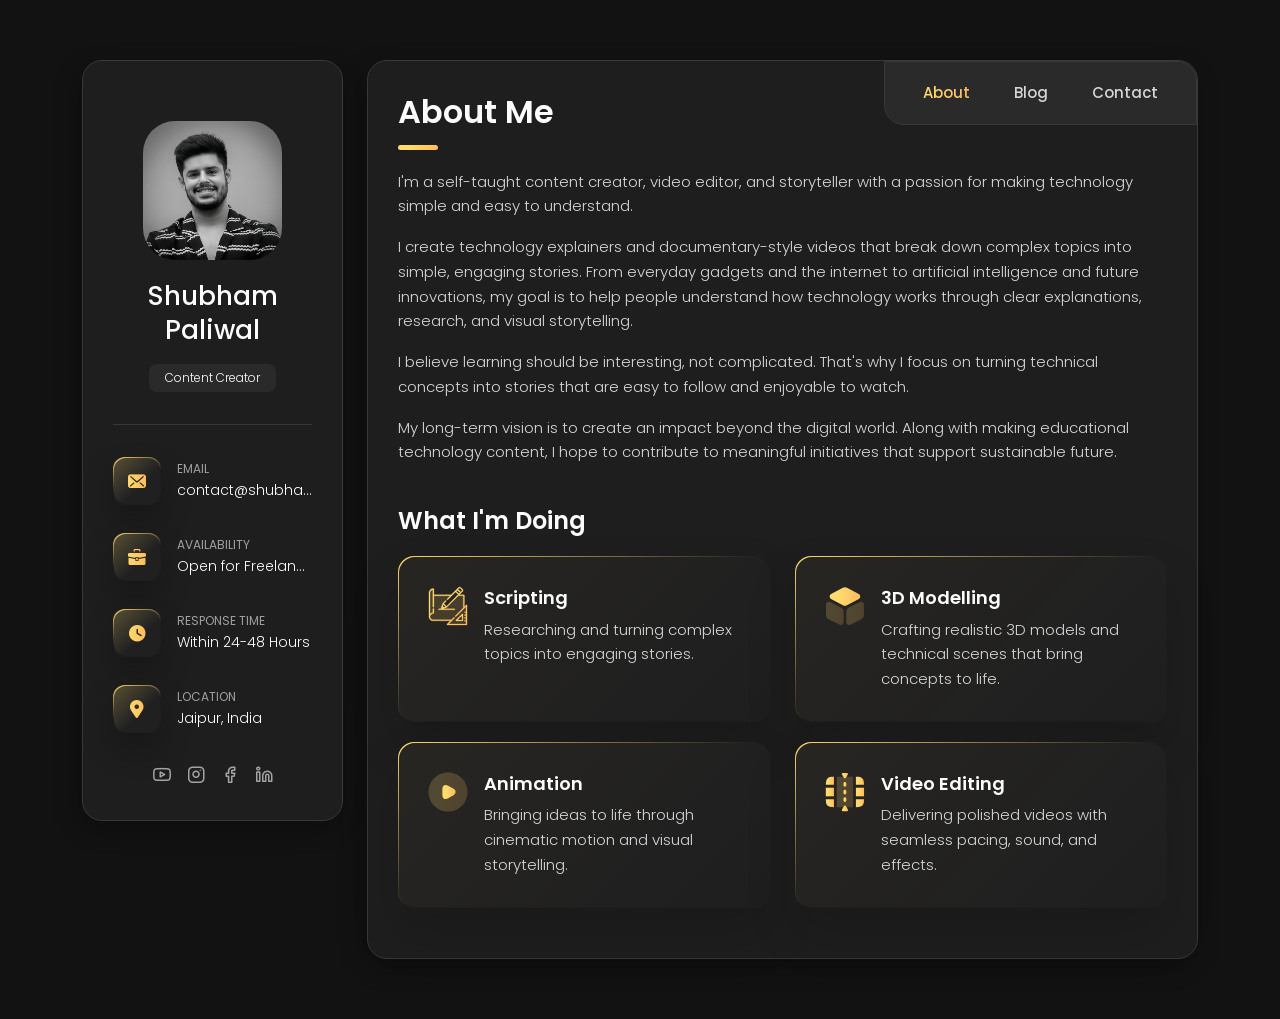
<file: index.html>
<!DOCTYPE html>
<html lang="en">

<head>

	<!-- =========================================================
        CHARACTER ENCODING
    ========================================================== -->

	<meta charset="UTF-8">

	<!-- =========================================================
        VIEWPORT
    ========================================================== -->

	<meta name="viewport" content="width=device-width, initial-scale=1">

	<!-- =========================================================
        PRIMARY SEO
        Change these 4 values on every page:
        1. Title
        2. Description
        3. Canonical URL
        4. Open Graph URL
    ========================================================== -->

	<title>Shubham Paliwal | Tech Creator, 3D Animator & Storyteller</title>

	<meta name="description"
		content="Explore technology through documentary-style explainers featuring cinematic 3D animation, AI-powered visuals, and engaging visual storytelling by Shubham Paliwal.">

	<link rel="canonical" href="https://shubhampaliwal.com/">

	<!-- =========================================================
        WEBSITE INFORMATION
    ========================================================== -->

	<meta name="author" content="Shubham Paliwal">

	<meta name="creator" content="Shubham Paliwal">

	<meta name="publisher" content="Shubham Paliwal">

	<meta name="application-name" content="Shubham Paliwal">

	<meta name="apple-mobile-web-app-title" content="Shubham Paliwal">

	<!-- =========================================================
        SEARCH ENGINES
    ========================================================== -->

	<meta name="robots" content="index,follow,max-image-preview:large,max-snippet:-1,max-video-preview:-1">

	<!-- =========================================================
        THEME
    ========================================================== -->

	<meta name="theme-color" content="#0D1117">

	<meta name="color-scheme" content="dark">

	<!-- =========================================================
        MOBILE
    ========================================================== -->

	<meta name="mobile-web-app-capable" content="yes">

	<meta name="apple-mobile-web-app-status-bar-style" content="black-translucent">

	<meta name="format-detection" content="telephone=no">

	<!-- =========================================================
        REFERRER
    ========================================================== -->

	<meta name="referrer" content="strict-origin-when-cross-origin">

	<!-- =========================================================
        OPEN GRAPH
        Used by:
        Facebook
        WhatsApp
        LinkedIn
        Discord
        Telegram
        Slack
    ========================================================== -->

	<meta property="og:type" content="website">

	<meta property="og:site_name" content="Shubham Paliwal">

	<meta property="og:locale" content="en_US">

	<meta property="og:title" content="Shubham Paliwal | Tech Creator, 3D Animator & Storyteller">

	<meta property="og:description"
		content="Explore technology through documentary-style explainers featuring cinematic 3D animation, AI-powered visuals, and engaging visual storytelling by Shubham Paliwal.">

	<meta property="og:url" content="https://shubhampaliwal.com/">

	<meta property="og:image" content="https://shubhampaliwal.com/assets/images/og-image.jpg">

	<meta property="og:image:secure_url" content="https://shubhampaliwal.com/assets/images/og-image.jpg">

	<meta property="og:image:type" content="image/jpeg">

	<meta property="og:image:width" content="1200">

	<meta property="og:image:height" content="630">

	<meta property="og:image:alt" content="Official Portfolio of Shubham Paliwal">

	<!-- =========================================================
        TWITTER / X CARD
        Used by X (Twitter)
    ========================================================== -->

	<meta name="twitter:card" content="summary_large_image">

	<meta name="twitter:site" content="@ShubhamPaliiwal">

	<meta name="twitter:creator" content="@ShubhamPaliiwal">

	<meta name="twitter:title" content="Shubham Paliwal | Tech Creator, 3D Animator & Storyteller">

	<meta name="twitter:description"
		content="Explore technology through documentary-style explainers featuring cinematic 3D animation, AI-powered visuals, and engaging visual storytelling by Shubham Paliwal.">

	<meta name="twitter:image" content="https://shubhampaliwal.com/assets/images/og-image.jpg">

	<meta name="twitter:image:alt" content="Official Portfolio of Shubham Paliwal">

	<!-- =========================================================
        FAVICONS
    ========================================================== -->

	<link rel="icon" href="/assets/images/favicons/favicon.ico" sizes="any">

	<link rel="icon" type="image/png" sizes="16x16" href="/assets/images/favicons/favicon-16x16.png">

	<link rel="icon" type="image/png" sizes="32x32" href="/assets/images/favicons/favicon-32x32.png">

	<link rel="icon" type="image/png" sizes="48x48" href="/assets/images/favicons/favicon-48x48.png">

	<link rel="apple-touch-icon" sizes="180x180" href="/assets/images/favicons/apple-touch-icon.png">

	<link rel="manifest" href="/assets/images/favicons/site.webmanifest">

	<!-- =========================================================
        PERFORMANCE
    ========================================================== -->

	<!-- Preconnect only if using Google Fonts -->
	<link rel="preconnect" href="https://fonts.googleapis.com">

	<link rel="preconnect" href="https://fonts.gstatic.com" crossorigin>

	<!-- DNS Prefetch -->

	<link rel="dns-prefetch" href="//fonts.googleapis.com">

	<link rel="dns-prefetch" href="//fonts.gstatic.com">

	<!-- =========================================================
        SOCIAL PROFILES
    ========================================================== -->

	<link rel="me" href="https://instagram.com/theshubhampaliwal">

	<link rel="me" href="https://youtube.com/@TheShubhamPaliwal">

	<link rel="me" href="https://facebook.com/TheShubhamPaliwal">

	<link rel="me" href="https://x.com/ShubhamPaliiwal">

	<link rel="me" href="https://linkedin.com/in/theshubhampaliwal">

	<link rel="me" href="https://github.com/theshubhampaliwal">

	<!-- =========================================================
        SEARCH ENGINE VERIFICATION
        Add these after verification
    ========================================================== -->

	<!--
    <meta name="google-site-verification"
          content="YOUR_GOOGLE_VERIFICATION_CODE">

    <meta name="msvalidate.01"
          content="YOUR_BING_VERIFICATION_CODE">
    -->

	<!-- =========================================================
        ANALYTICS
        Add after launch
    ========================================================== -->

	<!-- Google Analytics (GA4) -->

	<!-- Microsoft Clarity -->

	<!-- =========================================================
     STRUCTURED DATA
     Person Schema
========================================================= -->

	<script type="application/ld+json">
{
  "@context": "https://schema.org",
  "@type": "Person",
  "@id": "https://shubhampaliwal.com/#person",

  "name": "Shubham Paliwal",

  "alternateName": "TheShubhamPaliwal",

  "url": "https://shubhampaliwal.com/",

  "image": "https://shubhampaliwal.com/assets/images/profile.webp",

  "email": "contact@shubhampaliwal.com",

  "jobTitle": "Technology Explainer & 3D Animation Creator",

  "description": "Shubham Paliwal is a technology explainer who creates documentary-style videos that simplify complex technology through deep research, cinematic 3D animation, AI-powered visuals, and engaging visual storytelling. His work explores how modern technologies work, making technical concepts accessible and easy to understand.",

  "sameAs": [

    "https://instagram.com/theshubhampaliwal",

    "https://youtube.com/@TheShubhamPaliwal",
    
    "https://facebook.com/TheShubhamPaliwal",

    "https://x.com/ShubhamPaliiwal",

    "https://linkedin.com/in/theshubhampaliwal",

    "https://github.com/theshubhampaliwal"

  ],

  "knowsAbout": [
  "Technology",
  "Artificial Intelligence",
  "3D Animation",
  "Visual Storytelling",
  "Technology Explainers",
  "Documentary Filmmaking",
  "Scriptwriting",
  "Blender",
  "Adobe After Effects",
  "Adobe Premiere Pro"
]
}
</script>

	<!-- =========================================================
     WEBSITE SCHEMA
========================================================= -->

	<script type="application/ld+json">
{
  "@context": "https://schema.org",

  "@type": "WebSite",

  "@id": "https://shubhampaliwal.com/#website",

  "url": "https://shubhampaliwal.com/",

  "name": "Shubham Paliwal",

  "publisher": {

      "@id":"https://shubhampaliwal.com/#person"

  },

  "inLanguage":"en"
}
</script>

	<!-- =========================================================
     WEBPAGE SCHEMA
========================================================= -->

	<script type="application/ld+json">
{
  "@context":"https://schema.org",

  "@type":"WebPage",

  "@id":"https://shubhampaliwal.com/#webpage",

  "url":"https://shubhampaliwal.com/",

  "name":"Shubham Paliwal",

  "description":"Official website of Shubham Paliwal who creates documentary-style explainers featuring cinematic 3D animation, AI-powered visuals, and engaging visual storytelling by Shubham Paliwal.",

  "isPartOf":{

      "@id":"https://shubhampaliwal.com/#website"

  },

  "about":{

      "@id":"https://shubhampaliwal.com/#person"

  },

  "primaryImageOfPage":{

      "@type":"ImageObject",

      "url":"https://shubhampaliwal.com/assets/images/og-image.jpg"

  },

  "inLanguage":"en"
}
</script>

	<!-- Styles -->
	<link rel="stylesheet" type="text/css" href="/assets/styles/vendors/bootstrap.min.css" />
	<link rel="stylesheet" type="text/css" href="/assets/styles/style.css" />

</head>

<body>
	<main class="main">
		<div class="container gutter-top gutter-bottom">
			<div class="row sticky-parent">
				<!-- Sidebar -->
				<aside class="col-12 col-md-12 col-xl-3">
					<div class="sidebar box-outer sticky-column">
						<!-- My photo -->
						<div class="sidebar__base-info">
							<figure class="avatar-box">
								<img src="/assets/images/profile.webp" alt="Shubham Paliwal">
							</figure>

							<div class="text-xl-center">
								<h3 class="title title--h3 sidebar__name">Shubham Paliwal</h3>
								<div class="badge">Content Creator</div>
							</div>

							<button class="btn btn--small btn--icon-right sidebar__btn js-btn-toggle"><span>Show
									Contacts</span><i class="feathericon-chevron-down"></i></button>
						</div>

						<div class="sidebar__additional-info js-show">
							<div class="separation"></div>
							<ul class="details-info">
								<!-- Email -->
								<li class="details-info__item">
									<span class="box icon-box"><i class="font-icon icon-icon-email-solid"></i></span>
									<div class="contacts-block__info">
										<span class="overhead">Email</span>
										<a class="text-overflow" href="mailto:contact@shubhampaliwal.com"
											title="contact@shubhampaliwal.com">contact@shubhampaliwal.com</a>
									</div>
								</li>
								<!-- Availability -->
								<li class="details-info__item">
									<span class="box icon-box"><i class="font-icon icon-icon-business-bag"></i></span>
									<div class="contacts-block__info">
										<span class="overhead">Availability</span>
										<span class="text-overflow" title="Open for Freelance & Collaborations">Open for
											Freelance & Collaborations</span>
									</div>
								</li>
								<!-- Response Time -->
								<li class="details-info__item">
									<span class="box icon-box"><i class="font-icon icon-icon-time-solid"></i></span>
									<div class="contacts-block__info">
										<span class="overhead">Response Time</span>
										<span class="text-overflow" title="Within 24-48 Hours">Within 24-48 Hours</span>
									</div>
								</li>
								<!-- Location -->
								<li class="details-info__item">
									<span class="box icon-box"><i class="font-icon icon-icon-location-pin"></i></span>
									<div class="contacts-block__info">
										<span class="overhead">Location</span>
										<span class="text-overflow" title="Jaipur, India">Jaipur, India</span>
									</div>
								</li>
							</ul>
							<div class="separation d-xl-none"></div>

							<!-- Social -->
							<div class="social">
								<a class="social__link" href="https://www.youtube.com/@TheShubhamPaliwal"><i
										class="feathericon-youtube"></i></a>
								<a class="social__link" href="https://www.instagram.com/theshubhampaliwal"><i
										class="feathericon-instagram"></i></a>
								<a class="social__link" href="https://www.facebook.com/TheShubhamPaliwal"><i
										class="feathericon-facebook"></i></a>
								<a class="social__link" href="https://www.linkedin.com/in/theshubhampaliwal"><i
										class="feathericon-linkedin"></i></a>
							</div>
						</div>
					</div>
				</aside>

				<!-- Content -->
				<div class="col-12 col-md-12 col-xl-9">
					<div class="box-outer">
						<!-- Menu -->
						<div class="nav-container">
							<ul class="nav">
								<li class="nav__item"><a class="active" href="/">About</a></li>
								<!-- <li class="nav__item"><a href="/work">Featured Work</a></li> -->
								<li class="nav__item"><a href="https://blog.shubhampaliwal.com/" target="_blank"
										rel="noopener noreferrer">Blog</a></li>
								<li class="nav__item"><a href="/contact">Contact</a></li>
							</ul>
						</div>

						<!-- About -->
						<div class="pb-0 pb-sm-2">
							<h1 class="title title--h1 title__separate">About Me</h1>
							<p>I'm a self-taught content creator, video editor, and storyteller with a passion for
								making technology simple and easy to understand.</p>
							<p>I create technology explainers and documentary-style videos that break down complex
								topics into simple, engaging stories. From everyday gadgets and the internet to
								artificial intelligence and future innovations, my goal is to help people understand how
								technology works through clear explanations, research, and visual storytelling.</p>
							<p>I believe learning should be interesting, not complicated. That's why I focus on turning
								technical concepts into stories that are easy to follow and enjoyable to watch.</p>
							<p>My long-term vision is to create an impact beyond the digital world. Along with making
								educational technology content, I hope to contribute to meaningful initiatives that
								support sustainable future.</p>
						</div>

						<!-- What -->
						<h2 class="title title--h2 mt-3">What I'm Doing</h2>
						<div class="row">
							<!-- Case Item -->
							<div class="col-12 col-lg-6">
								<div class="case-item box box-inner">
									<img class="case-item__icon" src="/assets/icons/icon-design.svg" alt="" />
									<div>
										<h3 class="title title--h3">Scripting</h3>
										<p class="case-item__caption">Researching and turning complex topics into
											engaging stories.</p>
									</div>
								</div>
							</div>

							<!-- Case Item -->
							<div class="col-12 col-lg-6">
								<div class="case-item box box-inner">
									<img class="case-item__icon" src="/assets/icons/icon-3d.svg" alt="" />
									<div>
										<h3 class="title title--h3">3D Modelling</h3>
										<p class="case-item__caption">Crafting realistic 3D models and technical scenes
											that bring concepts to life.</p>
									</div>
								</div>
							</div>

							<!-- Case Item -->
							<div class="col-12 col-lg-6">
								<div class="case-item box box-inner">
									<img class="case-item__icon" src="/assets/icons/icon-animation.svg" alt="" />
									<div>
										<h3 class="title title--h3">Animation</h3>
										<p class="case-item__caption">Bringing ideas to life through cinematic motion
											and visual storytelling.</p>
									</div>
								</div>
							</div>

							<!-- Case Item -->
							<div class="col-12 col-lg-6">
								<div class="case-item box box-inner">
									<img class="case-item__icon" src="/assets/icons/icon-video-editing.svg" alt="" />
									<div>
										<h3 class="title title--h3">Video Editing</h3>
										<p class="case-item__caption">Delivering polished videos with seamless pacing,
											sound, and effects.</p>
									</div>
								</div>
							</div>
						</div>

						<!-- Tools Code Here -->

						<!-- Clients Code Here -->

					</div><!-- box-outer -->
				</div><!-- Content -->
			</div><!-- sticky-parent -->
		</div><!-- container -->
	</main>

	<div class="back-to-top"></div>

	<!-- Full review 1 Code Here -->

	<!-- Full review 2 Code Here -->

	<!-- Full review 3 Code Here -->

	<!-- Full review 4 Code Here -->

	<!-- Full review 5 Code Here -->

	<!-- JavaScripts -->
	<script src="/assets/js/jquery-3.4.1.min.js"></script>
	<script src="/assets/js/plugins.min.js"></script>
	<script src="/assets/js/common.js"></script>

</body>

</html>
</file>
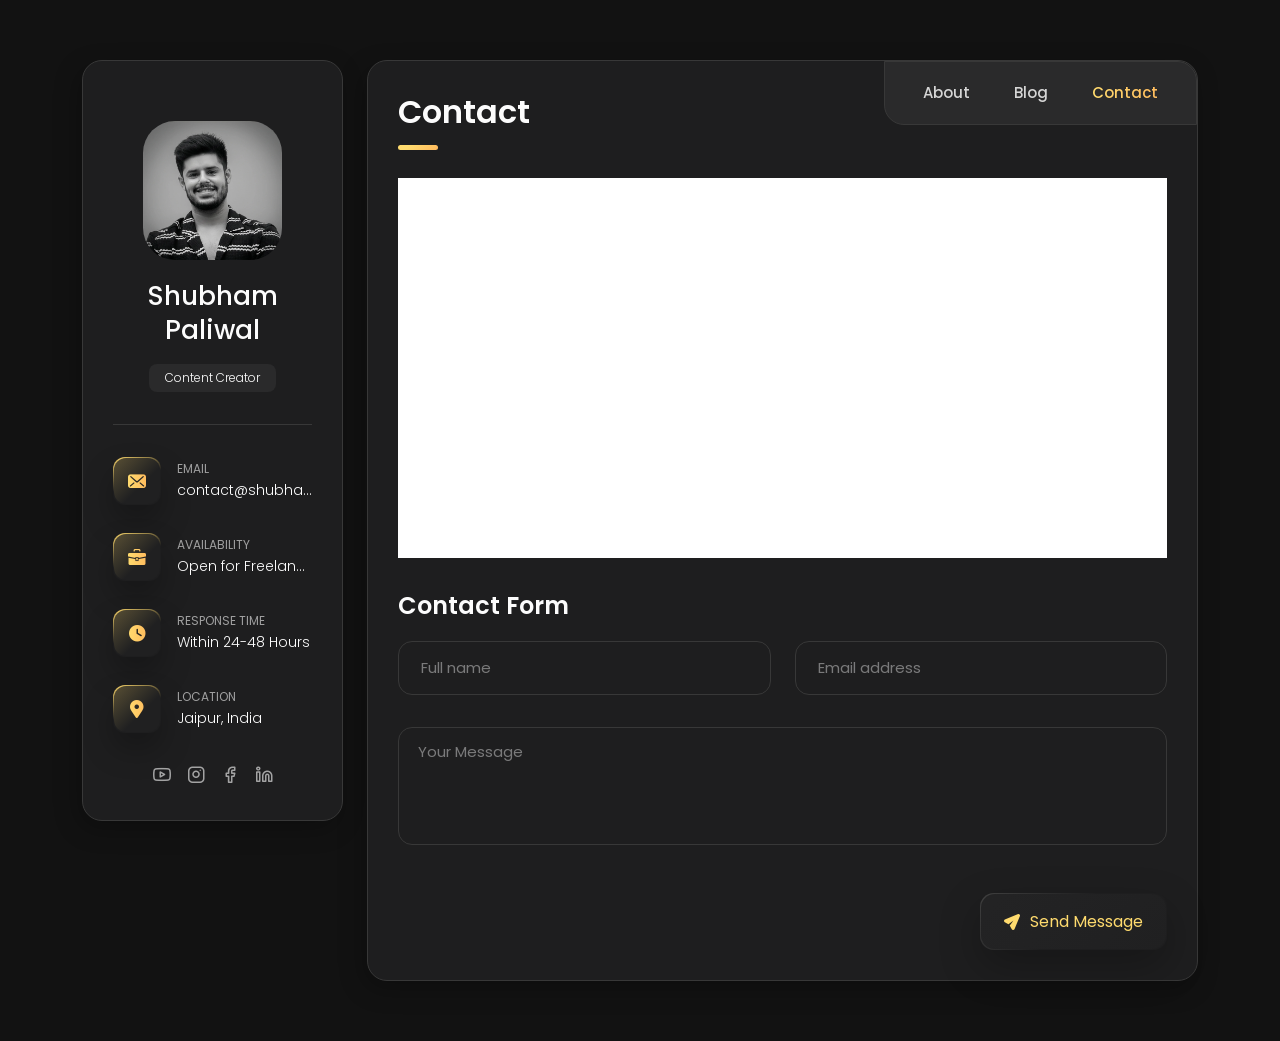
<file: contact/index.html>
<!DOCTYPE html>
<html lang="en">

<head>

	<!-- =========================================================
        CHARACTER ENCODING
    ========================================================== -->

	<meta charset="UTF-8">

	<!-- =========================================================
        VIEWPORT
    ========================================================== -->

	<meta name="viewport" content="width=device-width, initial-scale=1">

	<!-- =========================================================
        PRIMARY SEO
        Change these 4 values on every page:
        1. Title
        2. Description
        3. Canonical URL
        4. Open Graph URL
    ========================================================== -->

	<title>Contact Shubham Paliwal | Collaborations & Business Inquiries</title>

	<meta name="description"
		content="Get in touch with Shubham Paliwal for collaborations, business inquiries, media requests, or general questions about technology explainers and creative projects.">

	<link rel="canonical" href="https://shubhampaliwal.com/">

	<!-- =========================================================
        WEBSITE INFORMATION
    ========================================================== -->

	<meta name="author" content="Shubham Paliwal">

	<meta name="creator" content="Shubham Paliwal">

	<meta name="publisher" content="Shubham Paliwal">

	<meta name="application-name" content="Shubham Paliwal">

	<meta name="apple-mobile-web-app-title" content="Shubham Paliwal">

	<!-- =========================================================
        SEARCH ENGINES
    ========================================================== -->

	<meta name="robots" content="index,follow,max-image-preview:large,max-snippet:-1,max-video-preview:-1">

	<!-- =========================================================
        THEME
    ========================================================== -->

	<meta name="theme-color" content="#0D1117">

	<meta name="color-scheme" content="dark">

	<!-- =========================================================
        MOBILE
    ========================================================== -->

	<meta name="mobile-web-app-capable" content="yes">

	<meta name="apple-mobile-web-app-status-bar-style" content="black-translucent">

	<meta name="format-detection" content="telephone=no">

	<!-- =========================================================
        REFERRER
    ========================================================== -->

	<meta name="referrer" content="strict-origin-when-cross-origin">

	<!-- =========================================================
        OPEN GRAPH
        Used by:
        Facebook
        WhatsApp
        LinkedIn
        Discord
        Telegram
        Slack
    ========================================================== -->

	<meta property="og:type" content="website">

	<meta property="og:site_name" content="Shubham Paliwal">

	<meta property="og:locale" content="en_US">

	<meta property="og:title" content="Contact Shubham Paliwal | Collaborations & Business Inquiries">

	<meta property="og:description"
		content="Get in touch with Shubham Paliwal for collaborations, business inquiries, media requests, or general questions about technology explainers and creative projects.">

	<meta property="og:url" content="https://shubhampaliwal.com/">

	<meta property="og:image" content="https://shubhampaliwal.com/assets/images/og-image.jpg">

	<meta property="og:image:secure_url" content="https://shubhampaliwal.com/assets/images/og-image.jpg">

	<meta property="og:image:type" content="image/jpeg">

	<meta property="og:image:width" content="1200">

	<meta property="og:image:height" content="630">

	<meta property="og:image:alt" content="Official Portfolio of Shubham Paliwal">

	<!-- =========================================================
        TWITTER / X CARD
        Used by X (Twitter)
    ========================================================== -->

	<meta name="twitter:card" content="summary_large_image">

	<meta name="twitter:site" content="@ShubhamPaliiwal">

	<meta name="twitter:creator" content="@ShubhamPaliiwal">

	<meta name="twitter:title" content="Contact Shubham Paliwal | Collaborations & Business Inquiries">

	<meta name="twitter:description"
		content="Get in touch with Shubham Paliwal for collaborations, business inquiries, media requests, or general questions about technology explainers and creative projects.">

	<meta name="twitter:image" content="https://shubhampaliwal.com/assets/images/og-image.jpg">

	<meta name="twitter:image:alt" content="Official Portfolio of Shubham Paliwal">

	<!-- =========================================================
        FAVICONS
    ========================================================== -->

	<link rel="icon" href="/assets/images/favicons/favicon.ico" sizes="any">

	<link rel="icon" type="image/png" sizes="16x16" href="/assets/images/favicons/favicon-16x16.png">

	<link rel="icon" type="image/png" sizes="32x32" href="/assets/images/favicons/favicon-32x32.png">

	<link rel="icon" type="image/png" sizes="48x48" href="/assets/images/favicons/favicon-48x48.png">

	<link rel="apple-touch-icon" sizes="180x180" href="/assets/images/favicons/apple-touch-icon.png">

	<link rel="manifest" href="/assets/images/favicons/site.webmanifest">

	<!-- =========================================================
        PERFORMANCE
    ========================================================== -->

	<!-- Preconnect only if using Google Fonts -->
	<link rel="preconnect" href="https://fonts.googleapis.com">

	<link rel="preconnect" href="https://fonts.gstatic.com" crossorigin>

	<!-- DNS Prefetch -->

	<link rel="dns-prefetch" href="//fonts.googleapis.com">

	<link rel="dns-prefetch" href="//fonts.gstatic.com">

	<!-- =========================================================
        SOCIAL PROFILES
    ========================================================== -->

	<link rel="me" href="https://instagram.com/theshubhampaliwal">

	<link rel="me" href="https://youtube.com/@TheShubhamPaliwal">

	<link rel="me" href="https://facebook.com/TheShubhamPaliwal">

	<link rel="me" href="https://x.com/ShubhamPaliiwal">

	<link rel="me" href="https://linkedin.com/in/theshubhampaliwal">

	<link rel="me" href="https://github.com/theshubhampaliwal">

	<!-- =========================================================
        SEARCH ENGINE VERIFICATION
        Add these after verification
    ========================================================== -->

	<!--
    <meta name="google-site-verification"
          content="YOUR_GOOGLE_VERIFICATION_CODE">

    <meta name="msvalidate.01"
          content="YOUR_BING_VERIFICATION_CODE">
    -->

	<!-- =========================================================
        ANALYTICS
        Add after launch
    ========================================================== -->

	<!-- Google Analytics (GA4) -->

	<!-- Microsoft Clarity -->

	<!-- =========================================================
     STRUCTURED DATA
     Person Schema
========================================================= -->

	<script type="application/ld+json">
{
  "@context": "https://schema.org",
  "@type": "Person",
  "@id": "https://shubhampaliwal.com/#person",

  "name": "Shubham Paliwal",

  "alternateName": "TheShubhamPaliwal",

  "url": "https://shubhampaliwal.com/",

  "image": "https://shubhampaliwal.com/assets/images/profile.webp",

  "email": "contact@shubhampaliwal.com",

  "jobTitle": "Technology Explainer & 3D Animation Creator",

  "description": "Shubham Paliwal is a technology explainer who creates documentary-style videos that simplify complex technology through deep research, cinematic 3D animation, AI-powered visuals, and engaging visual storytelling. His work explores how modern technologies work, making technical concepts accessible and easy to understand.",

  "sameAs": [

    "https://instagram.com/theshubhampaliwal",

    "https://youtube.com/@TheShubhamPaliwal",
    
    "https://facebook.com/TheShubhamPaliwal",

    "https://x.com/ShubhamPaliiwal",

    "https://linkedin.com/in/theshubhampaliwal",

    "https://github.com/theshubhampaliwal"

  ],

  "knowsAbout": [
  "Technology",
  "Artificial Intelligence",
  "3D Animation",
  "Visual Storytelling",
  "Technology Explainers",
  "Documentary Filmmaking",
  "Scriptwriting",
  "Blender",
  "Adobe After Effects",
  "Adobe Premiere Pro"
]
}
</script>

	<!-- =========================================================
     WEBSITE SCHEMA
========================================================= -->

	<script type="application/ld+json">
{
  "@context": "https://schema.org",

  "@type": "WebSite",

  "@id": "https://shubhampaliwal.com/#website",

  "url": "https://shubhampaliwal.com/",

  "name": "Shubham Paliwal",

  "publisher": {

      "@id":"https://shubhampaliwal.com/#person"

  },

  "inLanguage":"en"
}
</script>

	<!-- =========================================================
     WEBPAGE SCHEMA
========================================================= -->

	<script type="application/ld+json">
{
  "@context":"https://schema.org",

  "@type":"WebPage",

  "@id":"https://shubhampaliwal.com/#webpage",

  "url":"https://shubhampaliwal.com/",

  "name":"Shubham Paliwal",

  "description":"Get in touch with Shubham Paliwal for collaborations, business inquiries, media requests, or general questions about technology explainers and creative projects.",

  "isPartOf":{

      "@id":"https://shubhampaliwal.com/#website"

  },

  "about":{

      "@id":"https://shubhampaliwal.com/#person"

  },

  "primaryImageOfPage":{

      "@type":"ImageObject",

      "url":"https://shubhampaliwal.com/assets/images/og-image.jpg"

  },

  "inLanguage":"en"
}
</script>

	<!-- Styles -->
	<link rel="stylesheet" type="text/css" href="/assets/styles/vendors/bootstrap.min.css" />
	<link rel="stylesheet" type="text/css" href="/assets/styles/style.css" />

</head>

<body>
	<main class="main">
		<div class="container gutter-top gutter-bottom">
			<div class="row sticky-parent">
				<!-- Sidebar -->
				<aside class="col-12 col-md-12 col-xl-3">
					<div class="sidebar box-outer sticky-column">
						<!-- My photo -->
						<div class="sidebar__base-info">
							<figure class="avatar-box">
								<img src="/assets/images/profile.webp" alt="Shubham Paliwal">
							</figure>

							<div class="text-xl-center">
								<h3 class="title title--h3 sidebar__name">Shubham Paliwal</h3>
								<div class="badge">Content Creator</div>
							</div>

							<button class="btn btn--small btn--icon-right sidebar__btn js-btn-toggle"><span>Show
									Contacts</span><i class="feathericon-chevron-down"></i></button>
						</div>

						<div class="sidebar__additional-info js-show">
							<div class="separation"></div>
							<ul class="details-info">
								<!-- Email -->
								<li class="details-info__item">
									<span class="box icon-box"><i class="font-icon icon-icon-email-solid"></i></span>
									<div class="contacts-block__info">
										<span class="overhead">Email</span>
										<a class="text-overflow" href="mailto:contact@shubhampaliwal.com"
											title="contact@shubhampaliwal.com">contact@shubhampaliwal.com</a>
									</div>
								</li>
								<!-- Availability -->
								<li class="details-info__item">
									<span class="box icon-box"><i class="font-icon icon-icon-business-bag"></i></span>
									<div class="contacts-block__info">
										<span class="overhead">Availability</span>
										<span class="text-overflow" title="Open for Freelance & Collaborations">Open for
											Freelance & Collaborations</span>
									</div>
								</li>
								<!-- Response Time -->
								<li class="details-info__item">
									<span class="box icon-box"><i class="font-icon icon-icon-time-solid"></i></span>
									<div class="contacts-block__info">
										<span class="overhead">Response Time</span>
										<span class="text-overflow" title="Within 24-48 Hours">Within 24-48 Hours</span>
									</div>
								</li>
								<!-- Location -->
								<li class="details-info__item">
									<span class="box icon-box"><i class="font-icon icon-icon-location-pin"></i></span>
									<div class="contacts-block__info">
										<span class="overhead">Location</span>
										<span class="text-overflow" title="Jaipur, India">Jaipur, India</span>
									</div>
								</li>
							</ul>
							<div class="separation d-xl-none"></div>

							<!-- Social -->
							<div class="social">
								<a class="social__link" href="https://www.youtube.com/@TheShubhamPaliwal"><i
										class="feathericon-youtube"></i></a>
								<a class="social__link" href="https://www.instagram.com/theshubhampaliwal"><i
										class="feathericon-instagram"></i></a>
								<a class="social__link" href="https://www.facebook.com/TheShubhamPaliwal"><i
										class="feathericon-facebook"></i></a>
								<a class="social__link" href="https://www.linkedin.com/in/theshubhampaliwal"><i
										class="feathericon-linkedin"></i></a>
							</div>
						</div>
					</div>
				</aside>

				<!-- Content -->
				<div class="col-12 col-md-12 col-xl-9">
					<div class="box-outer">
						<!-- Menu -->
						<div class="nav-container">
							<ul class="nav">
								<li class="nav__item"><a href="/">About</a></li>
								<!-- <li class="nav__item"><a href="/work">Featured Work</a></li> -->
								<li class="nav__item"><a href="https://blog.shubhampaliwal.com/" target="_blank"
										rel="noopener noreferrer">Blog</a></li>
								<li class="nav__item"><a class="active" href="/contact">Contact</a></li>
							</ul>
						</div>

						<!-- About -->
						<div class="pb-0 pb-sm-2">
							<h1 class="title title--h1 title__separate">Contact</h1>
						</div>

						<!-- Contact -->

						<!-- Map Data -->
						<div class="map" id="map">
							<iframe
								src="https://www.google.com/maps/embed?pb=!1m14!1m12!1m3!1d113853.62098426813!2d75.79021124896899!3d26.9058544480068!2m3!1f0!2f0!3f0!3m2!1i1024!2i768!4f13.1!5e0!3m2!1sen!2sin!4v1783690051088!5m2!1sen!2sin"
								width="600" height="450" style="border:0;" allowfullscreen="" loading="lazy"
								referrerpolicy="strict-origin-when-cross-origin"></iframe>
						</div>
						<h2 class="title title--h2">Contact Form</h2>

						<form id="contact-form" class="contact-form">
							<div class="row">
								<div class="form-group col-12 col-md-6">
									<input type="text" class="input form-control" id="nameContact" name="nameContact"
										placeholder="Full name" required="required" autocomplete="on"
										oninvalid="setCustomValidity('Fill in the field')"
										onkeyup="setCustomValidity('')">
									<div class="help-block with-errors"></div>
								</div>
								<div class="form-group col-12 col-md-6">
									<input type="email" class="input form-control" id="emailContact" name="emailContact"
										placeholder="Email address" required="required" autocomplete="on"
										oninvalid="setCustomValidity('Email is incorrect')"
										onkeyup="setCustomValidity('')">
									<div class="help-block with-errors"></div>
								</div>
								<div class="form-group col-12 col-md-12">
									<textarea class="textarea form-control" id="messageContact" name="messageContact"
										placeholder="Your Message" rows="4" required="required"
										oninvalid="setCustomValidity('Fill in the field')"
										onkeyup="setCustomValidity('')"></textarea>
									<div class="help-block with-errors"></div>
								</div>
							</div>
							<div class="row">
								<div class="col-12 col-md-6 order-2 order-md-1 text-center text-md-start">
									<div id="validator-contact" class="hidden"></div>
								</div>
								<div class="col-12 col-md-6 order-1 order-md-2 text-end">
									<div class="cf-turnstile" data-sitekey="0x4AAAAAADzYiKvI4J46O_qc" data-theme="auto"
										data-size="normal">
									</div>
									<button type="submit" class="btn"><i class="font-icon icon-icon-send"></i> Send
										Message</button>
								</div>
							</div>
							<div class="hp-field" aria-hidden="true">
								<label for="company_name">Company</label>
								<input type="text" id="company_name" name="company_name" tabindex="-1"
									autocomplete="off">
							</div>
						</form>
					</div><!-- /box-outer -->
				</div><!-- /col -->
			</div><!-- /sticky-parent -->
		</div><!-- /container -->
	</main>

	<div class="back-to-top"></div>

	<!-- JavaScripts -->
	<script src="/assets/js/jquery-3.4.1.min.js"></script>
	<script src="/assets/js/plugins.min.js"></script>
	<script src="/assets/js/common.js"></script>

	<script src="https://challenges.cloudflare.com/turnstile/v0/api.js" async defer></script>

</body>

</html>
</file>
<file: assets/styles/style.css>
/* ------------------------------------------------
 Author: ArtStyles (Art)
 
 Template Name: vCard
 version: 1.1.0
------------------------------------------------ */
/* ------------------------------------------------
 
 - Vendors
 - Font Icons
 - Variables
 - General Styles
 - Typography
 - Form
 - Button
 - Sidebar
 - Sections
 - Navbar
 - Popup
 - Cases
 - Clients
 - Contact
 - Portfolio
 - News
 - Single news
 - Single project
 - Testimonials
 - Timeline
 - Footer
 - Other
 
------------------------------------------------ */
@import url("vendors/swiper.min.css");
@import url("vendors/simplebar.min.css");
@import url("vendors/magnific-popup.css");
@import url("vendors/photoswipe.css");
@import url("vendors/default-skin.css");
@import url("../icons/style-custome-icons.css");
@import url("../icons/feather.css");
@import url("https://fonts.googleapis.com/css2?family=Poppins:wght@300;400;500;600&display=swap");
:root {
  --font-family: 'Poppins', sans-serif;
  --font-base-size: 15px;
  --font-mobile-size: 14px;
  --color-heading: #FCFCFC;
  --color-paragraph: #D6D6D6;
  --color-border: #383838;
  --color-bg: #121212;
  --color-surface-1: #1e1e1f;
  --color-surface-2: #2a2a2b;
  --color-surface-3: #202021;
  --color-accent: #FFDB6E;
  --color-error: #B84C4C;
  --color-gradient: linear-gradient(137.84deg, #FFDB6E 26.31%, #FFBC5E 93.75%);
  --color-gradient-soft: linear-gradient(135deg, rgba(255, 218, 109, 0.0375) 0%, rgba(255, 189, 94, 0) 100%), #1E1E1F;
  --color-gradient-text: linear-gradient(90deg, #FFDB6E, #FFBC5E);
  --color-gradient-border: linear-gradient(155deg, #FFDA6D 0%, rgba(255, 191, 96, 0) 50%);
  --color-gradient-border-gray: linear-gradient(135deg, #404040 0%, rgba(64, 64, 64, 0) 48.44%);
  --color-gradient-gray: linear-gradient(137.84deg, #3F3F40 2.69%, #303030 93.75%);
  --color-gradient-icon: linear-gradient(135deg, rgba(255, 218, 109, 0.25) 0%, rgba(255, 189, 94, 0) 59.86%), #202021;
  --color-btn: linear-gradient(135deg, rgba(45, 45, 46, 0.25) 0%, rgba(27, 27, 28, 0) 100%), #202021;
  --box-shadow-24: -4px 8px 24px rgba(0, 0, 0, 0.25);
  --box-shadow-30: 0px 16px 30px rgba(0, 0, 0, 0.25);
  --box-shadow-40: 0px 16px 40px rgba(0, 0, 0, 0.25);
  --box-shadow-50: 0px 25px 50px rgba(0, 0, 0, 0.15);
  --box-shadow-80: 0px 24px 80px rgba(0, 0, 0, 0.7);
  --radius-32: 32px;
  --radius-20: 20px;
  --radius-18: 18px;
  --radius-16: 16px;
  --radius-14: 14px;
  --radius-12: 12px;
  --radius-8: 8px;
}

/* -----------------------------------------------------------------
    - General Styles
----------------------------------------------------------------- */
*,
::before,
::after {
  background-repeat: no-repeat;
  -webkit-box-sizing: border-box;
          box-sizing: border-box;
}

html {
  -webkit-overflow-scrolling: touch;
  -webkit-box-sizing: border-box;
  box-sizing: border-box;
}

body, html {
  font-size: 1rem;
  -webkit-text-size-adjust: 100%;
}

body {
  background-color: var(--color-bg);
  color: var(--color-paragraph);
  font-family: var(--font-family);
  font-size: var(--font-base-size);
  font-weight: 300;
  line-height: 1.65;
  min-height: 100vh;
  overflow-x: hidden;
  -ms-overflow-style: scrollbar;
  -webkit-font-smoothing: antialiased;
}

@media only screen and (max-width: 580px) {
  body {
    font-size: var(--font-mobile-size);
    line-height: 1.6;
  }
}

html.is-scroll-disabled body {
  height: 100vh;
  overflow: hidden;
}

@media all and (-ms-high-contrast: none), (-ms-high-contrast: active) {
  html.is-scroll-disabled {
    overflow: hidden;
  }
}

.no-scroll {
  overflow: hidden;
  -ms-overflow-style: none;
}

.no-scroll-height {
  overflow-x: hidden;
}

.svg-defs {
  position: absolute;
  height: 0;
  width: 0;
}

img {
  max-width: 100%;
  -webkit-user-select: none;
  -moz-user-select: none;
  -ms-user-select: none;
  user-select: none;
}

figure {
  margin: 0;
}

iframe {
  background-color: var(--color-bg);
  border: 0;
  display: block;
  height: 100%;
  width: 100%;
}

.cover {
  -o-object-fit: cover;
     object-fit: cover;
  -o-object-position: center;
     object-position: center;
  font-family: 'object-fit: cover; object-position: center;';
  height: 100%;
  width: 100%;
}

::-moz-selection {
  background: transparent;
  color: var(--color-accent);
}

::selection {
  background: transparent;
  color: var(--color-accent);
}

.scroll-line {
  background: var(--color-gradient);
  height: 0.1875rem;
  position: fixed;
  top: 0;
  width: 0;
  z-index: 3;
}

/* -----------------------------------------------------------------
    - Typography
----------------------------------------------------------------- */
h1, h2, h3, h4, h5, h6 {
  color: var(--color-heading);
  font-family: var(--font-family);
  font-weight: 600;
  line-height: 1.3;
}

.title--h1 {
  font-size: 2rem;
  margin-bottom: 1.0625rem;
}

@media only screen and (max-width: 580px) {
  .title--h1 {
    font-size: 1.5rem;
  }
}

.title--h2 {
  font-size: 1.5rem;
  margin-bottom: 1.25rem;
}

@media only screen and (max-width: 580px) {
  .title--h2 {
    font-size: 1.125rem;
  }
}

.title--h3 {
  font-size: 1.125rem;
  margin-bottom: 0.5rem;
}

@media only screen and (max-width: 580px) {
  .title--h3 {
    font-size: 1rem;
  }
}

.title--h4 {
  font-size: 1rem;
  margin-bottom: 0.8125rem;
  font-weight: 500;
}

@media only screen and (max-width: 580px) {
  .title--h4 {
    font-size: 0.875rem;
  }
}

.title--h5 {
  font-size: 0.875rem;
}

@media only screen and (max-width: 580px) {
  .title--h5 {
    font-size: 0.75rem;
  }
}

.title--h6 {
  font-size: 0.75rem;
}

@media only screen and (max-width: 580px) {
  .title--h6 {
    font-size: 0.625rem;
  }
}

.title--center {
  text-align: center;
}

.title--tone {
  background: var(--color-gradient-text);
  -webkit-background-clip: text;
  background-clip: text;
  -webkit-text-fill-color: transparent;
}

.title-icon {
  margin-right: 0.5rem;
  margin-top: -0.25rem;
  height: 2.5rem;
  width: 2.5rem;
}

@media only screen and (max-width: 580px) {
  .title-icon {
    height: 2.08333rem;
    width: 2.08333rem;
  }
}

.title__separate {
  margin-bottom: 2.3125rem;
  position: relative;
}

.title__separate::before {
  content: '';
  background: var(--color-gradient);
  border-radius: 0.5rem;
  height: 0.3125rem;
  position: absolute;
  bottom: -1.0625rem;
  left: 0;
  width: 2.5rem;
  z-index: 1;
}

@media only screen and (max-width: 580px) {
  .title__separate {
    margin-bottom: 1.5rem;
  }
  .title__separate::before {
    height: 0.1875rem;
    bottom: -0.625rem;
    width: 1.875rem;
  }
}

.overhead {
  color: var(--color-paragraph);
  font-size: 0.75rem;
  font-weight: 400;
  display: block;
  opacity: .7;
  text-transform: uppercase;
}

@media only screen and (max-width: 580px) {
  .overhead {
    font-size: 0.6875rem;
  }
}

.text-overflow {
  display: block;
  text-overflow: ellipsis;
  overflow: hidden;
  white-space: nowrap;
}

.block-quote {
  font-size: 1.25rem;
  font-weight: 400;
  font-style: italic;
  margin: 1.8125rem 0;
  position: relative;
  line-height: 1.6;
}

@media only screen and (max-width: 991px) {
  .block-quote {
    padding-left: 3.8125rem;
  }
}

@media only screen and (max-width: 580px) {
  .block-quote {
    font-size: 1.125rem;
    margin: 1rem 0;
    padding-left: 0;
    padding-top: 2.8125rem;
  }
  .block-quote p {
    margin-bottom: 0.5rem;
  }
}

.block-quote::before {
  background-image: url(../icons/icon-quote.svg);
  background-repeat: no-repeat;
  background-position: center;
  background-size: cover;
  content: '';
  height: 1.125rem;
  margin: 0 auto;
  position: absolute;
  top: 0.5rem;
  left: -3.125rem;
  width: 1.6875rem;
}

@media only screen and (max-width: 991px) {
  .block-quote::before {
    left: 0;
  }
}

.block-quote__author {
  font-size: 0.875rem;
  font-style: normal;
  display: block;
  margin-top: 0.5625rem;
  padding-left: 3rem;
  position: relative;
}

@media only screen and (max-width: 580px) {
  .block-quote__author {
    font-size: 0.875rem;
    margin-top: 0;
    padding-left: 2rem;
  }
}

.block-quote__author::before {
  content: '';
  background-color: var(--color-heading);
  height: 0.0625rem;
  margin-bottom: auto;
  margin-top: auto;
  position: absolute;
  top: 0;
  bottom: 0;
  left: 0;
  width: 2rem;
}

@media only screen and (max-width: 580px) {
  .block-quote__author::before {
    width: 1rem;
  }
}

a {
  color: var(--color-accent);
  cursor: pointer;
  text-decoration: none;
}

a:hover {
  outline: none;
}

a.decoration--none {
  text-decoration: none;
}

a.link-gradient {
  background: var(--color-gradient-text);
  -webkit-background-clip: text;
  background-clip: text;
  -webkit-text-fill-color: transparent;
  -webkit-text-decoration-skip: objects;
}

.description {
  color: var(--color-paragraph);
  margin-bottom: 1.875rem;
}

.foreword {
  font-size: 1.125rem;
}

/* Badges */
.badge {
  background: var(--color-surface-2);
  font-size: 0.75rem;
  font-weight: 300;
  border-radius: var(--radius-8);
  padding: 0.5rem 1rem;
}

@media only screen and (max-width: 580px) {
  .badge {
    font-size: 0.6875rem;
    padding: 0.375rem 0.75rem;
  }
}

/* -----------------------------------------------------------------
    - Form
----------------------------------------------------------------- */
.input, .textarea, select,
.custom-select {
  background-color: transparent;
  border: 1px solid var(--color-border);
  border-radius: var(--radius-14);
  -webkit-box-shadow: none;
          box-shadow: none;
  color: var(--color-heading);
  font-size: inherit;
  height: auto;
  padding: 0.875rem 1.375rem 0.8125rem;
  position: relative;
  width: 100%;
  -webkit-appearance: none;
  -moz-appearance: none;
  appearance: none;
}

@media only screen and (max-width: 580px) {
  .input, .textarea, select,
  .custom-select {
    padding: 0.8125rem 1.375rem 0.75rem;
  }
}

.input:focus, .textarea:focus, select:focus,
.custom-select:focus {
  background-color: transparent;
  border-color: var(--color-accent);
  color: var(--color-heading);
  -webkit-box-shadow: none;
          box-shadow: none;
  outline: none;
}

.input {
  line-height: inherit;
}

@media all and (-ms-high-contrast: none), (-ms-high-contrast: active) {
  .input {
    line-height: 0;
  }
}

.input__icon {
  padding-left: 3.375rem;
}

@media only screen and (max-width: 580px) {
  .input__icon {
    padding-left: 2.8125rem;
  }
}

.textarea {
  border-radius: var(--radius-14);
  display: block;
  padding: 0.8125rem 1.1875rem;
  resize: none;
}

.form-group {
  margin-bottom: 2rem;
  position: relative;
}

@media only screen and (max-width: 580px) {
  .form-group {
    margin-bottom: 1.6875rem;
  }
}

.help-block {
  position: absolute;
  font-size: 0.75rem;
  line-height: 1.4;
  padding-top: 0.3125rem;
  padding-left: 0.375rem;
}

@media only screen and (max-width: 580px) {
  .help-block {
    font-size: 0.6875rem;
  }
}

.with-errors {
  color: var(--color-error);
}

.has-error input,
.has-error textarea,
.has-error input:focus,
.has-error textarea:focus {
  border-color: var(--color-error);
}

#validator-contact {
  font-size: 0.875rem;
  margin-top: 1rem;
}

.form-control::-webkit-input-placeholder {
  color: var(--color-paragraph);
  opacity: .5;
}

.form-control:-ms-input-placeholder {
  color: var(--color-paragraph);
  opacity: .5;
}

.form-control::-ms-input-placeholder {
  color: var(--color-paragraph);
  opacity: .5;
}

.form-control::placeholder {
  color: var(--color-paragraph);
  opacity: .5;
}

input:invalid,
textarea:invalid {
  outline: none !important;
}

.form-check-input {
  background: transparent;
  border-color: rgba(244, 244, 244, 0.15);
}

.form-check-input:checked {
  background-color: var(--color-accent);
  border-color: var(--color-accent);
}

.form-check-input:checked[type=checkbox] {
  background-image: url("data:image/svg+xml,%3csvg xmlns='http://www.w3.org/2000/svg' viewBox='0 0 20 20'%3e%3cpath fill='none' stroke='%23000' stroke-linecap='round' stroke-linejoin='round' stroke-width='3' d='M6 10l3 3l6-6'/%3e%3c/svg%3e") !important;
}

.form-check-input:checked[type=radio] {
  background-image: url("data:image/svg+xml,%3csvg xmlns='http://www.w3.org/2000/svg' viewBox='-4 -4 8 8'%3e%3ccircle r='2' fill='%23000'/%3e%3c/svg%3e");
}

.form-check-input:focus {
  border-color: var(--color-paragraph);
  -webkit-box-shadow: 0 0 0 0.125rem rgba(244, 244, 244, 0.25);
          box-shadow: 0 0 0 0.125rem rgba(244, 244, 244, 0.25);
}

select,
.custom-select {
  background: url("data:image/svg+xml,%3csvg xmlns='http://www.w3.org/2000/svg' viewBox='0 0 4 5'%3e%3cpath fill='%23fff' d='M2 0L0 2h4zm0 5L0 3h4z'/%3e%3c/svg%3e") no-repeat right 0.1rem center/10px 16px;
}

.dropdown-menu {
  background: var(--color-surface-2);
  border: 1px solid var(--color-border);
  border-radius: var(--radius-12);
  -webkit-box-shadow: var(--box-shadow-50);
          box-shadow: var(--box-shadow-50);
  font-size: inherit;
}

.dropdown-menu::before {
  content: '';
  border-left: 0.375rem solid transparent;
  border-right: 0.375rem solid transparent;
  border-bottom: 0.375rem solid var(--color-border);
  height: 0;
  position: absolute;
  top: -0.375rem;
  left: 1.0625rem;
  width: 0;
}

.dropdown-item {
  color: var(--color-paragraph);
  font-weight: 300;
}

.dropdown-item:hover, .dropdown-item:focus {
  background: var(--color-border);
  color: var(--color-paragraph);
}

.dropdown.dropup .dropdown-menu::before {
  border-left: 0.375rem solid transparent;
  border-right: 0.375rem solid transparent;
  border-top: 0.375rem solid var(--color-border);
  border-bottom: 0.375rem solid transparent;
  top: auto;
  bottom: -0.75rem;
}

.progress {
  display: block;
  background: transparent;
  font-size: 0.9375rem;
  margin-bottom: 1.5rem;
  height: auto;
}

@media only screen and (max-width: 580px) {
  .progress {
    font-size: 0.8125rem;
    margin-bottom: 1rem;
  }
}

.progress:last-child {
  margin-bottom: 0;
}

.progress-bar {
  background-color: var(--color-border);
  border-radius: var(--radius-16);
  height: 0.5rem;
  overflow: inherit;
  position: relative;
  width: 100%;
}

.progress-bar span {
  background: var(--color-gradient);
  border-radius: 1rem;
  display: block;
  overflow: hidden;
  position: relative;
  height: 0.5rem;
  width: 0%;
  -webkit-transition: width .6s ease-in-out;
  transition: width .6s ease-in-out;
  z-index: 1;
}

.progress .progress-text {
  margin-bottom: 0.5rem;
}

.progress .progress-text span {
  color: var(--color-heading);
  font-weight: 500;
}

.btn {
  background: var(--color-gradient-border-gray);
  border-radius: var(--radius-14);
  -webkit-box-shadow: var(--box-shadow-40);
          box-shadow: var(--box-shadow-40);
  border: 0;
  color: var(--color-accent);
  cursor: pointer;
  font-weight: 400;
  font-size: 1rem;
  line-height: initial;
  padding: 1rem 1.5rem;
  position: relative;
  -webkit-transition: all .4s ease-in-out;
  transition: all .4s ease-in-out;
  white-space: nowrap;
  z-index: 0;
}

.btn::before {
  content: '';
  position: absolute;
  top: 1px;
  right: 1px;
  bottom: 1px;
  left: 1px;
  background: var(--color-btn);
  border-radius: inherit;
  -webkit-transition: all .4s ease-in-out;
  transition: all .4s ease-in-out;
  z-index: -1;
}

.btn:hover {
  background: var(--color-gradient-border);
  color: var(--color-accent);
}

.btn:hover::before {
  background: var(--color-gradient-icon);
}

.btn:focus {
  -webkit-box-shadow: var(--box-shadow-40);
          box-shadow: var(--box-shadow-40);
}

.btn .font-icon {
  margin-right: 0.375rem;
}

.btn--small {
  -webkit-box-shadow: var(--box-shadow-30);
          box-shadow: var(--box-shadow-30);
  font-size: 0.75rem;
  padding: 0.625rem 1rem;
}

.btn--small:focus {
  -webkit-box-shadow: var(--box-shadow-30);
          box-shadow: var(--box-shadow-30);
}

.btn--icon-left i {
  margin-right: 0.5rem;
}

.btn--icon-right i {
  margin-left: 0.5rem;
}

@media only screen and (max-width: 580px) {
  .btn {
    font-size: 0.875rem;
    padding: 0.75rem 1.125rem;
  }
}

button:focus {
  outline: none;
}

.hp-field {
    position: absolute;
    left: -10000px;
    width: 1px;
    height: 1px;
    overflow: hidden;
}

.cf-turnstile {
    margin-bottom: 16px;
    max-width: 100%;
    overflow: hidden;
}

/* -----------------------------------------------------------------
    - Sidebar
----------------------------------------------------------------- */
.sidebar {
  z-index: 10;
}

@media only screen and (max-width: 1200px) {
  .sidebar {
    margin-bottom: 1.875rem;
  }
}

@media only screen and (max-width: 580px) {
  .sidebar {
    margin-bottom: 1rem;
  }
}

@media only screen and (max-width: 1200px) {
  .sidebar__base-info {
    display: -webkit-box;
    display: -ms-flexbox;
    display: flex;
    -webkit-box-align: center;
        -ms-flex-align: center;
            align-items: center;
  }
  .sidebar__base-info > * {
    min-width: 0;
  }
}

@media only screen and (min-width: 1200px) {
  .sidebar__additional-info {
    display: block !important;
  }
}

@media only screen and (max-width: 1200px) {
  .sidebar__additional-info {
    display: none;
  }
}

@media only screen and (max-width: 1200px) {
  .sidebar__additional-info .details-info__item {
    -webkit-box-flex: 0;
        -ms-flex: 0 0 50%;
            flex: 0 0 50%;
  }
  .sidebar__additional-info .details-info__item:nth-last-child(2), .sidebar__additional-info .details-info__item:nth-last-child(1) {
    margin-bottom: 0;
  }
}

@media only screen and (max-width: 768px) {
  .sidebar__additional-info .details-info__item {
    margin-bottom: 1.25rem;
  }
  .sidebar__additional-info .details-info__item:nth-last-child(2) {
    margin-bottom: 1.25rem;
  }
  .sidebar__additional-info .details-info__item:nth-last-child(1) {
    margin-bottom: 0 !important;
  }
}

@media only screen and (max-width: 580px) {
  .sidebar__additional-info .details-info__item {
    -webkit-box-flex: 0;
        -ms-flex: 0 0 100%;
            flex: 0 0 100%;
  }
  .sidebar__additional-info .details-info__item:nth-last-child(2) {
    margin-bottom: 0.9375rem;
  }
  .sidebar__additional-info .details-info__item:nth-last-child(1) {
    margin-bottom: 0;
  }
}

.sidebar .avatar-box {
  background: var(--color-gradient-gray);
  border-radius: var(--radius-32);
  margin: 1.875rem 1.875rem 1.25rem;
  overflow: hidden;
  height: calc(100% - 3.75rem);
  width: calc(100% - 3.75rem);
  -webkit-transition: all .3s ease-in-out;
  transition: all .3s ease-in-out;
}

@media only screen and (max-width: 1200px) {
  .sidebar .avatar-box {
    -ms-flex-negative: 0;
        flex-shrink: 0;
    margin: 0 1.5rem 0 0;
    height: 7.5rem;
    width: 7.5rem;
  }
}

@media only screen and (max-width: 580px) {
  .sidebar .avatar-box {
    border-radius: var(--radius-20);
    margin: 0 1rem 0 0;
    height: 5rem;
    width: 5rem;
  }
}

.sidebar .avatar-box img {
  -o-object-fit: cover;
     object-fit: cover;
  height: 100%;
  width: 100%;
}

.sidebar__name {
  font-size: 1.625rem;
  font-weight: 500;
  margin-bottom: 1rem;
  position: relative;
}

@media only screen and (max-width: 580px) {
  .sidebar__name {
    font-size: 1.0625rem;
    margin-bottom: 0.625rem;
  }
}

.sidebar__btn {
  position: absolute;
  top: 0;
  right: 0;
  border-top-left-radius: 0;
  border-bottom-right-radius: 0;
  display: none;
}

@media only screen and (max-width: 1200px) {
  .sidebar__btn {
    display: block;
    padding: 0.625rem 1rem;
  }
}

@media only screen and (max-width: 580px) {
  .sidebar__btn {
    padding: 0.625rem;
  }
}

.sidebar__btn i {
  display: none;
}

@media only screen and (max-width: 580px) {
  .sidebar__btn i {
    display: block;
    margin: 0;
  }
  .sidebar__btn span {
    display: none;
  }
}

.contacts-block__info {
  -webkit-box-flex: 1;
      -ms-flex: 1;
          flex: 1;
}

/* Social */
.social {
  text-align: center;
}

.social__link {
  font-size: 1.125rem;
  color: var(--color-heading);
  -webkit-text-fill-color: inherit;
  opacity: .6;
  margin: 0 0.375rem;
}

@media only screen and (max-width: 580px) {
  .social__link {
    font-size: 1rem;
  }
}

.social__link:hover {
  color: inherit;
  opacity: 1;
  text-decoration: none;
}

@media only screen and (max-width: 1200px) {
  .social {
    text-align: left;
  }
}

.sticky-column {
  margin-top: 0;
  -webkit-transition: all .3s ease-in-out;
  transition: all .3s ease-in-out;
}

.sticky-column.is_stuck {
  margin-top: 1.875rem;
}

/* -----------------------------------------------------------------
    - Sections
----------------------------------------------------------------- */
@media (min-width: 1200px) {
  .container {
    max-width: 1140px;
  }
}

@media (min-width: 1300px) {
  .container {
    max-width: 1230px;
  }
}

@media (min-width: 1400px) {
  .container {
    max-width: 1290px;
  }
}

.box {
  background: var(--color-gradient-border);
  position: relative;
  z-index: 0;
}

.box::before {
  content: '';
  position: absolute;
  top: 1px;
  right: 1px;
  bottom: 1px;
  left: 1px;
  background: var(--color-gradient-soft);
  border-radius: inherit;
  z-index: -1;
}

.box--s2 {
  background: var(--color-gradient-border-gray);
}

.box--s2::before {
  background-image: var(--color-btn) !important;
  background-color: var(--color-surface-3) !important;
}

.box-outer {
  background-color: var(--color-surface-1);
  border: 1px solid var(--color-border);
  border-radius: var(--radius-20);
  -webkit-box-shadow: var(--box-shadow-24);
          box-shadow: var(--box-shadow-24);
  padding: 1.875rem;
  position: relative;
}

@media only screen and (max-width: 580px) {
  .box-outer {
    padding: 0.9375rem;
  }
}

.box-inner {
  border-radius: var(--radius-16);
  -webkit-box-shadow: var(--box-shadow-50);
          box-shadow: var(--box-shadow-50);
  padding: 1.875rem;
  margin-bottom: 1.875rem;
}

@media only screen and (max-width: 580px) {
  .box-inner {
    border-radius: var(--radius-14);
    -webkit-box-shadow: var(--box-shadow-30);
            box-shadow: var(--box-shadow-30);
    padding: 1.25rem;
    margin-bottom: 0.9375rem;
  }
}

.icon-box {
  font-size: 1.125rem;
  display: -webkit-inline-box;
  display: -ms-inline-flexbox;
  display: inline-flex;
  -webkit-box-align: center;
      -ms-flex-align: center;
          align-items: center;
  -webkit-box-pack: center;
      -ms-flex-pack: center;
          justify-content: center;
  border-radius: var(--radius-12);
  -webkit-box-shadow: var(--box-shadow-30);
          box-shadow: var(--box-shadow-30);
  line-height: 1;
  margin-right: 1rem;
  height: 3rem;
  width: 3rem;
}

.icon-box > * {
  min-width: 0;
}

.icon-box::before {
  background: var(--color-gradient-icon);
}

.icon-box .font-icon {
  background: var(--color-gradient-text);
  -webkit-background-clip: text;
  background-clip: text;
  -webkit-text-fill-color: transparent;
}

@media only screen and (max-width: 580px) {
  .icon-box {
    font-size: 1rem;
    border-radius: var(--radius-8);
    -webkit-box-shadow: var(--box-shadow-24);
            box-shadow: var(--box-shadow-24);
    height: 1.875rem;
    width: 1.875rem;
  }
}

.box-avatar {
  border-radius: var(--radius-18);
  -webkit-box-shadow: var(--box-shadow-30);
          box-shadow: var(--box-shadow-30);
  height: 5rem;
  width: 5rem;
}

.box-avatar::before {
  background: var(--color-gradient-gray);
}

.box-avatar img {
  -o-object-fit: cover;
     object-fit: cover;
}

.box-avatar--not-border {
  background: var(--color-gradient-gray);
}

.box-avatar--not-border::before {
  display: none;
}

@media only screen and (max-width: 580px) {
  .box-avatar {
    border-radius: var(--radius-14);
    -webkit-box-shadow: var(--box-shadow-24);
            box-shadow: var(--box-shadow-24);
    height: calc(5rem - 1.25rem);
    width: calc(5rem - 1.25rem);
  }
}

.separation {
  background: var(--color-border);
  margin: 2rem 0;
  height: 1px;
  width: 100%;
}

@media only screen and (max-width: 580px) {
  .separation {
    margin: 1rem 0;
  }
}

.js-image {
  background-size: cover;
  background-position: center;
  height: 100%;
  width: 100%;
}

.gutter-top {
  padding-top: 3.75rem;
}

@media only screen and (max-width: 580px) {
  .gutter-top {
    padding-top: 0.9375rem;
  }
}

.gutter-bottom {
  padding-bottom: 3.75rem;
}

@media only screen and (max-width: 580px) {
  .gutter-bottom {
    padding-bottom: 2.5rem;
  }
}

.noGutters-Top {
  margin-top: 0 !important;
}

.noGutters-Bottom {
  margin-bottom: 0 !important;
}

.noGutters-Left {
  margin-left: 0 !important;
}

.noGutters-Right {
  margin-right: 0 !important;
}

/* Details info */
.details-info {
  list-style: none;
  padding-left: 0;
  margin-bottom: 0.5rem;
}

@media only screen and (max-width: 1200px) {
  .details-info {
    display: -webkit-box;
    display: -ms-flexbox;
    display: flex;
    -ms-flex-wrap: wrap;
        flex-wrap: wrap;
    margin-bottom: 0;
  }
  .details-info > * {
    min-width: 0;
  }
}

@media only screen and (max-width: 768px) {
  .details-info {
    display: -webkit-box;
    display: -ms-flexbox;
    display: flex;
    -webkit-box-orient: vertical;
    -webkit-box-direction: normal;
        -ms-flex-direction: column;
            flex-direction: column;
    margin-bottom: 0.5rem;
    font-size: 1rem;
  }
  .details-info > * {
    min-width: 0;
  }
}

@media only screen and (max-width: 580px) {
  .details-info {
    font-size: 0.9375rem;
  }
}

.details-info--inline {
  display: -webkit-box;
  display: -ms-flexbox;
  display: flex;
  -webkit-box-orient: horizontal;
  -webkit-box-direction: normal;
      -ms-flex-direction: row;
          flex-direction: row;
  -ms-flex-wrap: wrap;
      flex-wrap: wrap;
}

.details-info--inline > * {
  min-width: 0;
}

.details-info__item {
  color: var(--color-heading);
  font-size: 0.875rem;
  display: -webkit-box;
  display: -ms-flexbox;
  display: flex;
  -webkit-box-align: center;
      -ms-flex-align: center;
          align-items: center;
  margin-bottom: 1.75rem;
  text-overflow: ellipsis;
  white-space: nowrap;
}

.details-info__item > * {
  min-width: 0;
}

@media only screen and (max-width: 580px) {
  .details-info__item {
    font-size: 0.8125rem;
    margin-bottom: 0.9375rem !important;
  }
}

.details-info__item a {
  color: var(--color-heading);
  -webkit-text-fill-color: inherit;
  text-decoration: none;
}

.details-info__item a:hover {
  color: var(--color-heading);
}

.details-info--inline .details-info__item {
  display: -webkit-inline-box;
  display: -ms-inline-flexbox;
  display: inline-flex;
  -webkit-box-align: center;
      -ms-flex-align: center;
          align-items: center;
  margin-right: 5rem;
}

.details-info--inline .details-info__item > * {
  min-width: 0;
}

.details-info--inline .details-info__item:last-child {
  margin-right: 0;
}

.details-info__info {
  -webkit-box-flex: 1;
      -ms-flex: 1;
          flex: 1;
}

/* -----------------------------------------------------------------
    - Navbar
----------------------------------------------------------------- */
.nav-container {
  background: var(--color-surface-2);
  border: 1px solid var(--color-border);
  border-radius: 0 var(--radius-20) 0 var(--radius-20);
  display: -webkit-box;
  display: -ms-flexbox;
  display: flex;
  -webkit-box-align: center;
      -ms-flex-align: center;
          align-items: center;
  -webkit-box-pack: end;
      -ms-flex-pack: end;
          justify-content: flex-end;
  height: 4rem;
  padding-right: 2.375rem;
  padding-left: 2.375rem;
  position: absolute;
  top: 0;
  right: 0;
  z-index: 1;
}

.nav-container > * {
  min-width: 0;
}

@media only screen and (max-width: 991px) {
  .nav-container {
    -webkit-backdrop-filter: blur(6px);
            backdrop-filter: blur(6px);
    background: rgba(43, 43, 44, 0.75);
    border-radius: var(--radius-20) var(--radius-20) 0 0;
    -webkit-box-shadow: var(--box-shadow-30);
            box-shadow: var(--box-shadow-30);
    display: -webkit-box;
    display: -ms-flexbox;
    display: flex;
    -webkit-box-align: center;
        -ms-flex-align: center;
            align-items: center;
    -webkit-box-pack: center;
        -ms-flex-pack: center;
            justify-content: center;
    position: fixed;
    top: auto;
    bottom: 0;
    left: 0;
    height: 3.8125rem;
    width: 100%;
    z-index: 1112;
  }
  .nav-container > * {
    min-width: 0;
  }
}

@media only screen and (max-width: 580px) {
  .nav-container {
    border-radius: var(--radius-12) var(--radius-12) 0 0;
    height: 3rem;
    padding-right: 1rem;
    padding-left: 1rem;
  }
}

@media only screen and (max-width: 991px) {
  .medium-zoom--opened .nav-container {
    z-index: 10;
  }
}

.nav {
  display: -webkit-box;
  display: -ms-flexbox;
  display: flex;
  -webkit-box-align: center;
      -ms-flex-align: center;
          align-items: center;
  -webkit-box-pack: center;
      -ms-flex-pack: center;
          justify-content: center;
  height: 100%;
  overflow: hidden;
}

.nav > * {
  min-width: 0;
}

@media only screen and (max-width: 768px) {
  .nav {
    font-size: 0.875rem;
  }
}

@media only screen and (max-width: 580px) {
  .nav {
    font-size: 0.6875rem;
  }
}

.nav__item {
  margin-right: 2.75rem;
}

@media only screen and (max-width: 991px) {
  .nav__item {
    margin-right: 2rem;
  }
}

@media only screen and (max-width: 580px) {
  .nav__item {
    margin-right: 1.25rem;
  }
}

.nav__item a {
  background: none;
  color: var(--color-paragraph);
  -webkit-text-fill-color: inherit;
  font-weight: 500;
  opacity: 1;
  -webkit-transition: all .3s ease-in-out;
  transition: all .3s ease-in-out;
}

.nav__item a:hover {
  opacity: .6;
  text-decoration: none;
}

.nav__item a.active {
  background: var(--color-gradient-text);
  -webkit-background-clip: text;
  background-clip: text;
  -webkit-text-fill-color: transparent;
}

.nav__item a.active:hover {
  opacity: 1;
}

.nav__item:last-child {
  margin-right: 0;
}

/* -----------------------------------------------------------------
    - Popup
----------------------------------------------------------------- */
.popup {
  background: var(--color-surface-1);
  border: 1px solid var(--color-border);
  border-radius: var(--radius-20);
  -webkit-box-shadow: var(--box-shadow-80);
          box-shadow: var(--box-shadow-80);
  margin: 1.25rem auto;
  padding: 1.875rem;
  position: relative;
  width: calc(100% - 1.875rem);
  max-width: 43.75rem;
}

@media only screen and (max-width: 580px) {
  .popup {
    border-radius: var(--radius-14);
    margin: 0.9375rem auto;
    padding: 0.9375rem;
    width: calc(100% - 0.9375rem);
  }
}

.mfp-bg {
  background: #0D0D0D;
  opacity: 0.7 !important;
}

.mfp-close {
  background: var(--color-surface-2) !important;
  border-radius: var(--radius-8);
  color: var(--color-heading) !important;
  font-family: 'feather';
  height: 2rem;
  right: 0.9375rem;
  top: 0.9375rem;
  text-indent: -99999px;
  width: 2rem;
}

.mfp-close::before {
  content: '\ea11';
  font-size: 1rem;
  display: -webkit-box;
  display: -ms-flexbox;
  display: flex;
  -webkit-box-align: center;
      -ms-flex-align: center;
          align-items: center;
  -webkit-box-pack: center;
      -ms-flex-pack: center;
          justify-content: center;
  position: absolute;
  top: 0;
  right: 0;
  bottom: 0;
  left: 0;
  text-indent: 0;
}

.mfp-close::before > * {
  min-width: 0;
}

.mfp-close:focus {
  right: 0.9375rem;
  top: 0.9375rem;
}

/* Zoom-in effect */
.mfp-zoom-in {
  /* animate in */
  /* animate out */
}

.mfp-zoom-in .mfp-with-anim {
  opacity: 0;
  -webkit-transition: all 0.2s ease-in-out;
  transition: all 0.2s ease-in-out;
  -webkit-transform: scale(0.8);
          transform: scale(0.8);
}

.mfp-zoom-in.mfp-bg {
  opacity: 0;
  -webkit-transition: all 0.3s ease-out;
  transition: all 0.3s ease-out;
}

.mfp-zoom-in.mfp-ready .mfp-with-anim {
  opacity: 1;
  -webkit-transform: scale(1);
          transform: scale(1);
}

.mfp-zoom-in.mfp-ready.mfp-bg {
  opacity: 0.8;
}

.mfp-zoom-in.mfp-removing .mfp-with-anim {
  -webkit-transform: scale(0.8);
          transform: scale(0.8);
  opacity: 0;
}

.mfp-zoom-in.mfp-removing.mfp-bg {
  opacity: 0;
}

/*  Move-horizontal effect */
.mfp-move-horizontal {
  /* animate in */
  /* animate out */
}

.mfp-move-horizontal .mfp-with-anim {
  opacity: 0;
  -webkit-transition: all 0.3s;
  transition: all 0.3s;
  -webkit-transform: translateX(-50px);
          transform: translateX(-50px);
}

.mfp-move-horizontal.mfp-bg {
  opacity: 0;
  -webkit-transition: all 0.3s;
  transition: all 0.3s;
}

.mfp-move-horizontal.mfp-ready .mfp-with-anim {
  opacity: 1;
  -webkit-transform: translateX(0);
          transform: translateX(0);
}

.mfp-move-horizontal.mfp-ready.mfp-bg {
  opacity: 0.8;
}

.mfp-move-horizontal.mfp-removing .mfp-with-anim {
  -webkit-transform: translateX(50px);
          transform: translateX(50px);
  opacity: 0;
}

.mfp-move-horizontal.mfp-removing.mfp-bg {
  opacity: 0;
}

/* Zoom-out effect */
.mfp-zoom-out {
  /* animate in */
  /* animate out */
}

.mfp-zoom-out .mfp-with-anim {
  opacity: 0;
  -webkit-transition: all 0.3s ease-in-out;
  transition: all 0.3s ease-in-out;
  -webkit-transform: scale(1.3);
          transform: scale(1.3);
}

.mfp-zoom-out.mfp-bg {
  opacity: 0;
  -webkit-transition: all 0.3s ease-out;
  transition: all 0.3s ease-out;
}

.mfp-zoom-out.mfp-ready .mfp-with-anim {
  opacity: 1;
  -webkit-transform: scale(1);
          transform: scale(1);
}

.mfp-zoom-out.mfp-ready.mfp-bg {
  opacity: 0.8;
}

.mfp-zoom-out.mfp-removing .mfp-with-anim {
  -webkit-transform: scale(1.3);
          transform: scale(1.3);
  opacity: 0;
}

.mfp-zoom-out.mfp-removing.mfp-bg {
  opacity: 0;
}

/* -----------------------------------------------------------------
    - Cases
----------------------------------------------------------------- */
.case-item {
  display: -webkit-box;
  display: -ms-flexbox;
  display: flex;
  height: calc(100% - 1.25rem);
  padding-bottom: 1.25rem;
  position: relative;
}

.case-item > * {
  min-width: 0;
}

@media only screen and (max-width: 580px) {
  .case-item {
    display: -webkit-box;
    display: -ms-flexbox;
    display: flex;
    -webkit-box-orient: vertical;
    -webkit-box-direction: normal;
        -ms-flex-direction: column;
            flex-direction: column;
    -webkit-box-align: center;
        -ms-flex-align: center;
            align-items: center;
    text-align: center;
  }
  .case-item > * {
    min-width: 0;
  }
}

.case-item__icon {
  margin-right: 1rem;
  height: 2.5rem;
  width: 2.5rem;
}

@media only screen and (max-width: 580px) {
  .case-item__icon {
    margin-right: 0;
    margin-bottom: 0.8125rem;
  }
}

.case-item div {
  -webkit-box-flex: 1;
      -ms-flex: 1;
          flex: 1;
}

.case-item__caption:last-child {
  margin-bottom: 0;
}

/* -----------------------------------------------------------------
    - Clients
----------------------------------------------------------------- */
.js-carousel-clients {
  padding-top: 0.5rem;
  padding-bottom: 1rem;
}

.js-carousel-clients .swiper-slide {
  text-align: center;
}

.js-carousel-clients .logo-client {
  max-width: 80%;
  -webkit-filter: grayscale(1);
          filter: grayscale(1);
  -webkit-transition: all .5s ease-in-out;
  transition: all .5s ease-in-out;
}

.js-carousel-clients .logo-client:hover {
  -webkit-filter: grayscale(0);
          filter: grayscale(0);
}

/* -----------------------------------------------------------------
    - Contact
----------------------------------------------------------------- */
@media only screen and (max-width: 768px) {
  .contact-form .btn {
    width: 100%;
  }
}

.tabcontent .contact-form {
  padding-bottom: 1.875rem;
}

@media only screen and (max-width: 580px) {
  .tabcontent .contact-form {
    padding-bottom: 1.25rem;
  }
}

.map {
  border-radius: var(--radius-16);
  height: 23.75rem;
  margin-bottom: 2rem;
  position: relative;
  direction: ltr;
}

@media only screen and (max-width: 580px) {
  .map {
    height: 15.625rem;
  }
}

.popover-map-title {
  color: var(--color-surface-1);
  font-size: 1.1875rem;
  margin-top: 0.0625rem;
  margin-bottom: 0.5rem;
}

.popover-map-caption {
  color: var(--color-surface-1);
}

#marker {
  background-image: url("../images/icon-map-pic.svg");
  background-size: cover;
  width: 3.75rem;
  height: 3.75rem;
  cursor: pointer;
}

@media only screen and (max-width: 580px) {
  #marker {
    width: 2.5rem;
    height: 2.5rem;
  }
}

.mapboxgl-popup-content {
  background: var(--color-surface-2) !important;
  border: 1px solid var(--color-border);
  border-radius: var(--radius-8) !important;
  -webkit-box-shadow: var(--box-shadow-30) !important;
          box-shadow: var(--box-shadow-30) !important;
}

.mapboxgl-popup-anchor-bottom .mapboxgl-popup-tip {
  border-top-color: var(--color-border) !important;
}

.mapboxgl-popup-close-button {
  color: var(--color-heading);
}

/* -----------------------------------------------------------------
    - Portfolio
----------------------------------------------------------------- */
.m-item {
  background: var(--color-accent);
  margin-bottom: 30px;
  width: calc(33.333% - 20px);
}

@media only screen and (max-width: 991px) {
  .m-item {
    width: calc(50% - 15px);
  }
}

.gutter-sizer {
  width: 30px;
}

.gallery-grid__item {
  margin-bottom: 1.75rem;
  width: calc(33.333% - 20px);
}

.gallery-grid__item:hover .gallery-grid__image {
  -webkit-transform: scale3d(1.05, 1.05, 1);
          transform: scale3d(1.05, 1.05, 1);
}

.gallery-grid__item:hover .gallery-grid__image-wrap::before {
  background: rgba(13, 13, 13, 0.3);
}

.gallery-grid__item:hover .gallery-grid__image-wrap::after {
  -webkit-transform: scale(1);
          transform: scale(1);
  -webkit-transition: -webkit-transform .6s ease-in-out;
  transition: -webkit-transform .6s ease-in-out;
  transition: transform .6s ease-in-out;
  transition: transform .6s ease-in-out, -webkit-transform .6s ease-in-out;
}

@media only screen and (max-width: 991px) {
  .gallery-grid__item {
    width: calc(50% - 16px);
  }
}

@media only screen and (max-width: 768px) {
  .gallery-grid__item {
    width: 100%;
  }
}

.gallery-grid__image-wrap {
  border-radius: var(--radius-16);
  max-height: 12.75rem;
  height: 13vw;
  overflow: hidden;
  position: relative;
  width: 100%;
  z-index: 1;
}

.gallery-grid__image-wrap::before {
  content: '';
  background: rgba(13, 13, 13, 0);
  height: 100%;
  position: absolute;
  top: 0;
  left: 0;
  width: 100%;
  z-index: 1;
  -webkit-transition: all .5s ease-in-out;
  transition: all .5s ease-in-out;
}

.gallery-grid__image-wrap::after {
  content: '\e95f';
  background: rgba(32, 32, 33, 0.8);
  -webkit-backdrop-filter: blur(6px);
          backdrop-filter: blur(6px);
  border-radius: var(--radius-12);
  font-family: 'feather' !important;
  font-size: 1.125rem;
  color: var(--color-accent) !important;
  display: -webkit-box;
  display: -ms-flexbox;
  display: flex;
  -webkit-box-align: center;
      -ms-flex-align: center;
          align-items: center;
  -webkit-box-pack: center;
      -ms-flex-pack: center;
          justify-content: center;
  height: 3.5rem;
  margin: auto;
  position: absolute;
  top: 0;
  right: 0;
  bottom: 0;
  left: 0;
  width: 3.5rem;
  -webkit-transform: scale(0);
          transform: scale(0);
  -webkit-transition: -webkit-transform .3s ease-in-out;
  transition: -webkit-transform .3s ease-in-out;
  transition: transform .3s ease-in-out;
  transition: transform .3s ease-in-out, -webkit-transform .3s ease-in-out;
  z-index: 2;
}

.gallery-grid__image-wrap::after > * {
  min-width: 0;
}

@media only screen and (max-width: 1200px) {
  .gallery-grid__image-wrap {
    max-height: 23.75rem;
    height: 15.5vw;
  }
}

@media only screen and (max-width: 991px) {
  .gallery-grid__image-wrap {
    height: 13rem;
  }
}

@media only screen and (max-width: 768px) {
  .gallery-grid__image-wrap {
    height: 18rem;
  }
}

@media only screen and (max-width: 580px) {
  .gallery-grid__image-wrap {
    height: 11.875rem;
  }
}

.gallery-grid__image {
  border-radius: var(--radius-16);
  -webkit-transform: scale3d(1, 1, 1);
          transform: scale3d(1, 1, 1);
  -webkit-transition: -webkit-transform .4s ease-in-out;
  transition: -webkit-transform .4s ease-in-out;
  transition: transform .4s ease-in-out;
  transition: transform .4s ease-in-out, -webkit-transform .4s ease-in-out;
}

.gallery-grid__caption {
  padding: 0 0.5rem;
}

.gallery-grid__title {
  font-size: 0.9375rem;
  font-weight: 300;
  color: var(--color-heading);
  margin-top: 1rem;
  margin-bottom: 0;
}

.gallery-grid__category {
  font-size: 0.875rem;
  color: var(--color-paragraph);
  display: block;
  opacity: .7;
}

@media only screen and (min-width: 769px) {
  .filter {
    display: -webkit-inline-box;
    display: -ms-inline-flexbox;
    display: inline-flex;
    -ms-flex-wrap: wrap;
        flex-wrap: wrap;
    list-style: none;
    margin-bottom: 1.75rem;
    padding: 0;
  }
  .filter > * {
    min-width: 0;
  }
  .filter__item {
    padding-right: 1.1875rem;
  }
  .filter__item:first-child {
    display: none;
  }
  .filter__item:last-child {
    padding-right: 0;
  }
  .filter__item.active a {
    cursor: default;
    opacity: 1 !important;
    background: var(--color-gradient-text);
    -webkit-background-clip: text;
    background-clip: text;
    -webkit-text-fill-color: transparent;
    -webkit-text-decoration-skip: objects;
  }
  .filter__link {
    color: var(--color-paragraph);
    font-weight: 500;
    padding: 0 0.25rem;
    text-decoration: none;
    display: block;
    overflow: hidden;
    opacity: 1;
    position: relative;
    -webkit-transition: all .4s ease-in-out;
    transition: all .4s ease-in-out;
  }
  .filter__link:hover {
    color: inherit;
    opacity: .7;
    text-decoration: none;
  }
}

.select .placeholder {
  display: none;
}

@media only screen and (max-width: 768px) {
  .select {
    border: 1px solid var(--color-border);
    border-radius: var(--radius-14);
    display: block;
    margin-bottom: 2rem;
    padding: 0.1875rem 1rem;
    position: relative;
    vertical-align: middle;
    text-align: left;
    -webkit-user-select: none;
       -moz-user-select: none;
        -ms-user-select: none;
            user-select: none;
    width: 100%;
    -webkit-touch-callout: none;
    z-index: 2;
  }
  .select .placeholder {
    cursor: pointer;
    display: block;
    padding: 0.5rem 0;
    position: relative;
    z-index: 1;
  }
  .select .placeholder:after {
    position: absolute;
    top: 50%;
    right: 0.125rem;
    -webkit-transform: translateY(-50%);
            transform: translateY(-50%);
    font-family: 'icomoon';
    content: '\e90e';
    z-index: 10;
  }
  .select.is-open .placeholder:after {
    content: '\e90f';
  }
  .select.is-open ul {
    display: block;
  }
  .select ul {
    background-color: var(--color-surface-1);
    border: 1px solid var(--color-border);
    -webkit-box-shadow: var(--box-shadow-40);
            box-shadow: var(--box-shadow-40);
    border-radius: var(--radius-14);
    display: none;
    max-height: 37.5rem;
    overflow: hidden;
    overflow-y: auto;
    padding: 0.5625rem 0;
    position: absolute;
    top: 100%;
    left: 0;
    width: 100%;
    z-index: 100;
  }
  .select ul li {
    display: block;
    text-align: left;
    padding: 0.5rem 1rem;
    cursor: pointer;
  }
  .select ul li:hover {
    background-color: var(--color-surface-2);
  }
  .select ul li:hover a {
    color: var(--color-accent);
  }
  .select ul li:first-child {
    display: none;
  }
  .select ul li a {
    color: var(--color-paragraph);
    text-decoration: none;
  }
}

@media only screen and (max-width: 580px) {
  .select {
    margin-bottom: 1.5rem;
  }
}

/* -----------------------------------------------------------------
    - News
----------------------------------------------------------------- */
.news-grid {
  display: -webkit-box;
  display: -ms-flexbox;
  display: flex;
  -ms-flex-wrap: wrap;
      flex-wrap: wrap;
  margin-left: -0.9375rem;
  margin-right: -0.9375rem;
}

.news-grid > * {
  min-width: 0;
}

@media only screen and (max-width: 991px) {
  .news-grid {
    margin-left: 0;
    margin-right: 0;
  }
}

.news-item {
  border-radius: var(--radius-16);
  -webkit-box-shadow: var(--box-shadow-50);
          box-shadow: var(--box-shadow-50);
  margin-bottom: 1.875rem;
  margin-left: 0.9375rem;
  margin-right: 0.9375rem;
  padding: 0;
  width: calc(50% - 30px);
}

@media only screen and (max-width: 991px) {
  .news-item {
    margin-left: 0;
    margin-right: 0;
    width: 100%;
  }
}

@media only screen and (max-width: 580px) {
  .news-item {
    margin-bottom: 1.25rem;
  }
}

.news-item__image-wrap {
  overflow: hidden;
  border-radius: var(--radius-16);
  height: 14rem;
  position: relative;
}

@media only screen and (max-width: 991px) {
  .news-item__image-wrap {
    height: 18rem;
  }
}

@media only screen and (max-width: 580px) {
  .news-item__image-wrap {
    border-radius: var(--radius-12);
    height: 12rem;
  }
}

.news-item__image-wrap img {
  -webkit-transform: scale(1);
          transform: scale(1);
  -webkit-transition: -webkit-transform .3s ease-in-out;
  transition: -webkit-transform .3s ease-in-out;
  transition: transform .3s ease-in-out;
  transition: transform .3s ease-in-out, -webkit-transform .3s ease-in-out;
}

.news-item:hover .news-item__image-wrap img {
  -webkit-transform: scale(1.05);
          transform: scale(1.05);
  -webkit-transition: -webkit-transform .3s ease-in-out;
  transition: -webkit-transform .3s ease-in-out;
  transition: transform .3s ease-in-out;
  transition: transform .3s ease-in-out, -webkit-transform .3s ease-in-out;
}

.news-item__date {
  margin-bottom: 0.75rem;
  opacity: .7;
}

.news-item__date span {
  display: inline-block;
  padding-right: 1.125rem;
  position: relative;
}

.news-item__date span::after {
  content: '';
  background: var(--color-paragraph);
  border-radius: 50%;
  height: 0.25rem;
  margin: auto;
  position: absolute;
  top: 0;
  right: 0.4375rem;
  bottom: 0;
  width: 0.25rem;
}

.news-item__link {
  position: absolute;
  height: 100%;
  width: 100%;
  z-index: 2;
}

.news-item__caption {
  padding: 1.25rem 1.5rem 0.375rem;
}

@media only screen and (max-width: 580px) {
  .news-item__caption {
    padding: 1.1875rem 1rem 0;
  }
}

.news-item .title {
  margin-bottom: 0.625rem;
}

.news-item .title a {
  color: var(--color-heading);
  -webkit-transition: all .3s ease-in-out;
  transition: all .3s ease-in-out;
}

.news-item .title a:hover {
  background: var(--color-gradient-text);
  -webkit-background-clip: text;
  background-clip: text;
  -webkit-text-fill-color: transparent;
}

/* -----------------------------------------------------------------
    - Single post
----------------------------------------------------------------- */
.header-post {
  margin-top: 1rem;
  text-align: center;
}

@media only screen and (max-width: 580px) {
  .header-post {
    margin-top: 1rem;
  }
}

.header-post .title {
  font-size: 2.5rem;
  margin-bottom: 1.5rem;
}

@media only screen and (max-width: 991px) {
  .header-post .title {
    font-size: 2.25rem;
    margin-bottom: 1.125rem;
  }
}

@media only screen and (max-width: 768px) {
  .header-post .title {
    font-size: 2rem;
  }
}

@media only screen and (max-width: 580px) {
  .header-post .title {
    font-size: 1.75rem;
    margin-bottom: 1rem;
  }
}

.header-post__image-wrap {
  height: 25rem;
  margin-left: -1.875rem;
  margin-right: -1.875rem;
  margin-bottom: 2.5rem;
}

@media only screen and (max-width: 580px) {
  .header-post__image-wrap {
    height: 15rem;
    margin-left: -1.25rem;
    margin-right: -1.25rem;
    margin-bottom: 1.5rem;
  }
}

.caption-post {
  margin-left: auto;
  margin-right: auto;
  margin-bottom: 2rem;
  width: 80%;
}

@media only screen and (max-width: 991px) {
  .caption-post {
    width: 100%;
  }
}

@media only screen and (max-width: 580px) {
  .caption-post {
    margin-bottom: 1.1875rem;
  }
}

.gallery-post {
  display: -webkit-box;
  display: -ms-flexbox;
  display: flex;
  -ms-flex-wrap: wrap;
      flex-wrap: wrap;
  margin-left: -1rem;
  margin-right: -1rem;
}

.gallery-post > * {
  min-width: 0;
}

@media only screen and (max-width: 580px) {
  .gallery-post {
    margin-left: 0;
    margin-right: 0;
  }
}

.gallery-post__item {
  -webkit-box-flex: calc(50% - 32px);
      -ms-flex: calc(50% - 32px);
          flex: calc(50% - 32px);
  height: auto;
  max-height: 80vw;
  margin-left: 1rem;
  margin-right: 1rem;
  width: calc(50% - 32px);
}

@media only screen and (max-width: 580px) {
  .gallery-post__item {
    -webkit-box-flex: 100%;
        -ms-flex: 100%;
            flex: 100%;
    margin-left: 0;
    margin-right: 0;
    margin-bottom: 1rem;
    width: 100%;
  }
}

.gallery-post__caption {
  font-size: 0.8125rem;
  font-style: italic;
  padding: 1rem 1rem 2rem;
  text-align: center;
  width: 100%;
}

@media only screen and (max-width: 580px) {
  .gallery-post__caption {
    padding: 0 0 1rem;
  }
}

.gallery-post__caption a {
  color: var(--color-accent);
}

.footer-post {
  display: -webkit-box;
  display: -ms-flexbox;
  display: flex;
  -webkit-box-align: center;
      -ms-flex-align: center;
          align-items: center;
  -webkit-box-pack: center;
      -ms-flex-pack: center;
          justify-content: center;
  -ms-flex-wrap: wrap;
      flex-wrap: wrap;
  margin-bottom: 2rem;
  margin-top: 2rem;
  padding-top: 2rem;
  position: relative;
}

.footer-post > * {
  min-width: 0;
}

@media only screen and (max-width: 580px) {
  .footer-post {
    margin-bottom: 1rem;
    margin-top: 1rem;
  }
}

.footer-post::before {
  content: '';
  background-color: var(--color-border);
  height: 0.0625rem;
  margin: auto;
  position: absolute;
  top: 0;
  right: 0;
  left: 0;
  max-width: 6.25rem;
  width: 15%;
}

.footer-post__share {
  display: -webkit-box;
  display: -ms-flexbox;
  display: flex;
  -webkit-box-align: baseline;
      -ms-flex-align: baseline;
          align-items: baseline;
  font-size: 0.8125rem;
  color: var(--color-paragraph);
  margin: 0 1.0625rem;
}

.footer-post__share > * {
  min-width: 0;
}

@media only screen and (max-width: 580px) {
  .footer-post__share {
    margin: 0 0.375rem;
  }
}

.footer-post__share:hover {
  color: var(--color-accent);
  text-decoration: none;
}

.footer-post__share .font-icon {
  margin-right: 0.6875rem;
}

@media only screen and (max-width: 580px) {
  .footer-post__share span {
    display: none;
  }
}

.comment-box {
  display: -webkit-box;
  display: -ms-flexbox;
  display: flex;
  -webkit-box-orient: vertical;
  -webkit-box-direction: normal;
      -ms-flex-direction: column;
          flex-direction: column;
}

.comment-box > * {
  min-width: 0;
}

.comment-box .comment-box {
  margin-left: 3rem;
}

@media only screen and (max-width: 580px) {
  .comment-box .comment-box {
    margin-left: 1.1875rem;
  }
}

.comment-box__inner {
  border-radius: var(--radius-16);
  -webkit-box-shadow: var(--box-shadow-50);
          box-shadow: var(--box-shadow-50);
  display: -webkit-box;
  display: -ms-flexbox;
  display: flex;
  margin-bottom: 1.25rem;
  padding: 1.25rem 1.25rem 1rem 1.25rem;
}

.comment-box__inner > * {
  min-width: 0;
}

@media only screen and (max-width: 580px) {
  .comment-box__inner {
    border-radius: var(--radius-12);
    -webkit-box-shadow: var(--box-shadow-30);
            box-shadow: var(--box-shadow-30);
    -webkit-box-orient: vertical;
    -webkit-box-direction: normal;
        -ms-flex-direction: column;
            flex-direction: column;
    padding: 1rem;
    margin-bottom: 1rem;
  }
}

.comment-box__body {
  -webkit-box-flex: 1;
      -ms-flex: 1;
          flex: 1;
  padding-left: 1rem;
}

@media only screen and (max-width: 580px) {
  .comment-box__body {
    margin-top: 0.75rem;
    padding-left: 0rem;
  }
}

.comment-box__body p {
  margin-bottom: 0.6875rem;
}

@media only screen and (max-width: 580px) {
  .comment-box__body p {
    margin-bottom: 0.5rem;
  }
}

.comment-box__body .emoji {
  margin: 0 0.3125rem;
  vertical-align: bottom;
}

@media only screen and (max-width: 580px) {
  .comment-box__body .emoji {
    margin: 0 0.125rem;
    height: 1.0625rem;
    width: 1.0625rem;
  }
}

.comment-box__details {
  display: -webkit-box;
  display: -ms-flexbox;
  display: flex;
  -webkit-box-pack: justify;
      -ms-flex-pack: justify;
          justify-content: space-between;
  font-size: 1.125rem;
  margin-top: 0.5rem;
  margin-bottom: 0.5rem;
}

.comment-box__details > * {
  min-width: 0;
}

@media only screen and (max-width: 580px) {
  .comment-box__details {
    font-size: 0.9375rem;
    -webkit-box-orient: vertical;
    -webkit-box-direction: normal;
        -ms-flex-direction: column;
            flex-direction: column;
    margin-top: 0;
  }
}

.comment-box__details a {
  text-decoration: none;
}

.comment-box__details-date {
  font-size: 0.75rem;
  font-weight: 400;
  opacity: .5;
}

@media only screen and (max-width: 580px) {
  .comment-box__details-date {
    font-size: 0.75rem;
    margin-top: 0.3125rem;
  }
}

.comment-box .avatar {
  margin-right: 1rem;
  -ms-flex-negative: 0;
      flex-shrink: 0;
}

.comment-box__footer {
  display: -webkit-inline-box;
  display: -ms-inline-flexbox;
  display: inline-flex;
  list-style: none;
  margin: 0;
  padding: 0;
}

.comment-box__footer > * {
  min-width: 0;
}

.comment-box__footer li {
  cursor: pointer;
  font-weight: 400;
  margin-right: 2rem;
}

@media only screen and (max-width: 580px) {
  .comment-box__footer li {
    margin-right: 1rem;
  }
}

.comment-box__footer li:last-child {
  margin-right: 0;
}

.comment-box__footer .font-icon {
  font-size: 1rem;
  vertical-align: text-bottom;
}

@media only screen and (max-width: 580px) {
  .comment-box__footer .font-icon {
    font-size: 0.875rem;
  }
}

.comment-form {
  margin-top: 1rem;
  position: relative;
}

.comment-form .textarea {
  padding: 1.5rem 4.5rem;
  max-height: 12.5rem;
  overflow: hidden !important;
}

@media only screen and (max-width: 580px) {
  .comment-form .textarea {
    padding: 0.875rem 3.25rem;
  }
}

.comment-form .btn {
  height: 3rem;
  margin-bottom: auto;
  margin-top: auto;
  padding: 0;
  position: absolute;
  top: 0;
  bottom: 0;
  width: 3rem;
}

@media only screen and (max-width: 580px) {
  .comment-form .btn {
    height: 2.14286rem;
    width: 2.14286rem;
  }
}

.comment-form .btn i {
  background: var(--color-gradient-text);
  -webkit-background-clip: text;
  background-clip: text;
  -webkit-text-fill-color: transparent;
  -webkit-text-decoration-skip: objects;
  cursor: pointer;
  font-size: 1rem;
  margin: 0;
}

@media only screen and (max-width: 580px) {
  .comment-form .btn i {
    font-size: 1rem;
  }
}

.comment-form .btn-submit {
  right: 0;
  margin-right: 0.75rem;
}

@media only screen and (max-width: 580px) {
  .comment-form .btn-submit {
    margin-right: 0.625rem;
  }
}

.comment-form .btn-emoji {
  line-height: 0;
}

.comment-form .dropdown {
  height: 1.1875rem;
  line-height: 1.2;
  margin-top: auto;
  margin-bottom: auto;
  margin-left: 0.75rem;
  position: absolute;
  top: 0;
  bottom: 0;
}

.comment-form .dropdown-menu {
  background: var(--color-surface-2);
  border: 1px solid var(--color-border);
  border-radius: var(--radius-16);
  -webkit-box-shadow: var(--box-shadow-50);
          box-shadow: var(--box-shadow-50);
  margin-left: -1rem;
  min-width: 14.9375rem;
  max-width: 14.9375rem;
}

.comment-form .dropdown-menu::before {
  content: '';
  height: 0;
  border-left: 0.375rem solid transparent;
  border-right: 0.375rem solid transparent;
  border-top: 0.375rem solid var(--color-surface-2);
  position: absolute;
  bottom: -0.375rem;
  left: 1rem;
  width: 0;
}

@media only screen and (max-width: 580px) {
  .comment-form .dropdown {
    margin-left: 0.625rem;
  }
}

.emoji-wrap {
  display: -webkit-box;
  display: -ms-flexbox;
  display: flex;
  -ms-flex-pack: distribute;
      justify-content: space-around;
  -ms-flex-wrap: wrap;
      flex-wrap: wrap;
  padding: 0.375rem 0.8125rem 0.1875rem;
}

.emoji-wrap > * {
  min-width: 0;
}

.emoji-wrap .emoji {
  cursor: pointer;
  border-radius: 0.1875rem;
  margin: 0.125rem;
  padding: 0.1875rem;
}

.emoji-wrap .emoji:hover {
  background-color: var(--color-bg);
}

.scroll-line {
  height: 0.1875rem;
  position: fixed;
  top: 0;
  width: 0;
  z-index: 3;
}

.social-auth {
  color: var(--color-heading);
  list-style: none;
  padding: 0;
  margin-top: 1rem;
}

@media only screen and (max-width: 580px) {
  .social-auth {
    font-size: 0.875rem;
  }
}

.social-auth__item {
  display: -webkit-inline-box;
  display: -ms-inline-flexbox;
  display: inline-flex;
  margin-right: 0.375rem;
}

.social-auth__item > * {
  min-width: 0;
}

.social-auth__link {
  color: var(--color-heading);
}

.social-auth__link:hover {
  color: var(--color-heading);
  opacity: .7;
}

.social-auth .font-icon {
  border-radius: 50%;
  font-size: 0.75rem;
  padding: 0.375rem;
}

@media only screen and (max-width: 580px) {
  .social-auth .font-icon {
    font-size: 0.6875rem;
  }
}

.social-auth .icon-facebook {
  background-color: #3B5998;
}

.social-auth .icon-twitter {
  background-color: #55ACEE;
}

.social-auth .icon-dribbble {
  background-color: #F26798;
}

.social-auth .icon-behance {
  background-color: #4176FA;
}

/* -----------------------------------------------------------------
    - Single project
----------------------------------------------------------------- */
.header-project {
  margin-top: 1.5rem;
  margin-bottom: 2.5rem;
  position: relative;
}

@media only screen and (max-width: 580px) {
  .header-project {
    margin-top: 1rem;
    margin-bottom: 1.875rem;
  }
}

.header-project .title {
  margin-bottom: 1.5rem;
  position: absolute;
  bottom: 0;
  left: 0;
  z-index: 2;
}

@media only screen and (max-width: 580px) {
  .header-project .title {
    font-size: 1.25rem;
    margin-bottom: 0.75rem;
  }
}

.header-project__image-wrap {
  height: 25rem;
  margin-left: -1.875rem;
  margin-right: -1.875rem;
  position: relative;
}

.header-project__image-wrap::before {
  content: '';
  background: -webkit-gradient(linear, left top, left bottom, from(rgba(13, 13, 13, 0)), color-stop(68.23%, rgba(13, 13, 13, 0.4)), to(rgba(13, 13, 13, 0.4)));
  background: linear-gradient(180deg, rgba(13, 13, 13, 0) 0%, rgba(13, 13, 13, 0.4) 68.23%, rgba(13, 13, 13, 0.4) 100%);
  height: 100%;
  position: absolute;
  top: 0;
  left: 0;
  width: 100%;
  z-index: 1;
}

@media only screen and (max-width: 580px) {
  .header-project__image-wrap {
    height: 15.625rem;
    margin-left: -0.9375rem;
    margin-right: -0.9375rem;
    margin-bottom: 1.5rem;
  }
}

/* Slider */
.js-carousel-project {
  margin-top: 2.375rem;
}

.js-carousel-project .swiper-pagination {
  margin-top: 1.875rem;
}

@media only screen and (max-width: 580px) {
  .js-carousel-project {
    margin-top: 1.5rem;
  }
}

.swiper-slide-project {
  height: 19.6875rem;
  max-width: 35rem;
  opacity: .5;
  overflow: hidden;
  -webkit-transition: opacity .3s ease-in-out;
  transition: opacity .3s ease-in-out;
}

.swiper-slide-project.swiper-slide-active {
  opacity: 1;
}

.swiper-slide-project img {
  -o-object-fit: cover;
     object-fit: cover;
  height: 100%;
  width: 100%;
}

@media only screen and (max-width: 580px) {
  .swiper-slide-project {
    height: 9.25rem;
  }
}

/* Button back */
.btn-back {
  color: var(--color-paragraph);
  display: -webkit-box;
  display: -ms-flexbox;
  display: flex;
  -webkit-box-align: center;
      -ms-flex-align: center;
          align-items: center;
}

.btn-back > * {
  min-width: 0;
}

.btn-back:hover {
  color: var(--color-accent);
}

.btn-back i {
  margin-right: 0.5rem;
}

/* -----------------------------------------------------------------
    - Testimonials
----------------------------------------------------------------- */
.swiper-container .swiper-wrapper {
  min-height: 100%;
}

.review-item {
  cursor: pointer;
  display: -webkit-box;
  display: -ms-flexbox;
  display: flex;
  -webkit-box-orient: vertical;
  -webkit-box-direction: normal;
      -ms-flex-direction: column;
          flex-direction: column;
  background-color: var(--color-gradient-soft);
  border-radius: var(--radius-16);
  height: auto;
  padding: 1.875rem 1.875rem 1.5rem;
  margin-top: 2.5rem;
}

.review-item > * {
  min-width: 0;
}

.review-item::before {
  background: var(--color-gradient-soft) url(../icons/icon-quote.svg);
  background-repeat: no-repeat;
  background-position: 0 0, right 1.875rem top 1.5rem;
}

@media only screen and (max-width: 580px) {
  .review-item {
    padding: 1rem;
    margin-top: 1.5rem;
  }
  .review-item::before {
    background-size: 0, 1.5rem;
    background-position: 0 0, right 0.9375rem top 0.9375rem;
  }
}

.review-item .box-avatar {
  margin-top: -3.75rem;
}

@media only screen and (max-width: 580px) {
  .review-item .box-avatar {
    margin-top: -2.5rem;
    margin-bottom: 0.5rem;
  }
}

.review-item__caption:last-child {
  margin-bottom: 0;
}

.review-item .title {
  margin-top: -1.375rem;
  margin-left: calc(5rem + 0.9375rem);
  margin-bottom: 0.75rem;
}

@media only screen and (max-width: 580px) {
  .review-item .title {
    margin-left: 0;
    margin-top: 0.5rem;
    margin-bottom: 0.5rem;
  }
}

.review-icon-quote {
  background: url(../icons/icon-quote.svg);
  background-repeat: no-repeat;
  background-position: center;
  margin: auto 0;
  height: 1.5rem;
  max-width: 5rem;
}

.review-date {
  color: var(--color-paragraph);
  display: block;
  opacity: .7;
  margin: 0.25rem 0 0.625rem;
}

.full-rewiew-con-avatar {
  display: -webkit-box;
  display: -ms-flexbox;
  display: flex;
  -webkit-box-orient: vertical;
  -webkit-box-direction: normal;
      -ms-flex-direction: column;
          flex-direction: column;
}

.full-rewiew-con-avatar > * {
  min-width: 0;
}

.full-rewiew-con-avatar .box-avatar {
  max-width: 5rem;
  width: auto;
}

@media only screen and (max-width: 768px) {
  .full-rewiew-con-avatar .box-avatar {
    height: auto;
  }
}

@media only screen and (max-width: 580px) {
  .full-rewiew-con-avatar .box-avatar {
    margin-bottom: 0.9375rem;
  }
}

@media only screen and (max-width: 580px) {
  .full-rewiew-con-avatar .review-icon-quote {
    display: none;
  }
}

.full-rewiew-con-text p:last-child {
  margin-bottom: 0;
}

/* Carousel pagination */
.swiper-pagination {
  margin-top: 0.5rem;
  position: relative;
  line-height: 0;
}

@media only screen and (max-width: 580px) {
  .swiper-pagination {
    margin-top: 1rem;
  }
}

.swiper-pagination-bullet {
  background: var(--color-surface-2);
  border-radius: 1rem;
  opacity: 1;
  height: 0.625rem;
  width: 0.625rem;
  -webkit-transition: width 0.3s cubic-bezier(0.455, 0.03, 0.515, 0.955);
  transition: width 0.3s cubic-bezier(0.455, 0.03, 0.515, 0.955);
}

@media only screen and (max-width: 580px) {
  .swiper-pagination-bullet {
    height: 0.375rem;
    width: 0.375rem;
  }
}

.swiper-pagination-bullet-active {
  background: var(--color-gradient);
  width: 1.25rem;
}

@media only screen and (max-width: 580px) {
  .swiper-pagination-bullet-active {
    width: 0.75rem;
  }
}

.swiper-container-horizontal > .swiper-pagination-bullets .swiper-pagination-bullet {
  margin: 0 0.3125rem;
}

.swiper-container-horizontal > .swiper-pagination-bullets,
.swiper-pagination-custom, .swiper-pagination-fraction {
  bottom: 0;
}

/* -----------------------------------------------------------------
    - Timeline
----------------------------------------------------------------- */
.timeline {
  margin-top: 1.8125rem;
  padding-left: 1.5rem;
  position: relative;
}

.timeline::before {
  content: '';
  border-left-color: var(--color-border);
  border-left-width: 1px;
  border-left-style: solid;
  height: 3.75rem;
  width: 1px;
  position: absolute;
  top: -1.875rem;
}

@media only screen and (max-width: 580px) {
  .timeline {
    padding-left: 0.90625rem;
  }
}

.timeline__item {
  border-left-color: var(--color-border);
  border-left-width: 1px;
  border-left-style: solid;
  padding-bottom: 0.5625rem;
  padding-left: 2.5rem;
  position: relative;
}

.timeline__item::before {
  content: '';
  background: var(--color-gradient-text);
  -webkit-box-shadow: 0 0 0 0.25rem rgba(255, 219, 110, 0.1);
          box-shadow: 0 0 0 0.25rem rgba(255, 219, 110, 0.1);
  border-radius: 50%;
  position: absolute;
  top: 0.0625rem;
  left: -0.3125rem;
  height: 0.5625rem;
  width: 0.5625rem;
}

.timeline__item:last-child {
  border: 0;
}

@media only screen and (max-width: 580px) {
  .timeline__item {
    padding-left: 1.875rem;
  }
  .timeline__item::before {
    left: -0.21875rem;
    height: 0.375rem;
    width: 0.375rem;
  }
}

.timeline__title {
  margin-bottom: 0;
  position: relative;
  top: -0.3125rem;
}

.timeline__period {
  background: var(--color-gradient-text);
  -webkit-background-clip: text;
  background-clip: text;
  -webkit-text-fill-color: transparent;
  font-weight: 400;
}

.timeline__description {
  margin-top: 0.25rem;
}

@media only screen and (max-width: 580px) {
  .timeline__description {
    margin-top: 0.1875rem;
  }
}

/* -----------------------------------------------------------------
    - Other
----------------------------------------------------------------- */
.back-to-top {
  border-top: 1px solid var(--color-accent);
  border-left: 1px solid var(--color-accent);
  cursor: pointer;
  height: 1.5rem;
  opacity: .5;
  position: fixed;
  right: 2.5rem;
  bottom: 1.875rem;
  width: 1.5rem;
  -webkit-transform: rotate(45deg);
          transform: rotate(45deg);
  -webkit-transition: opacity .35s ease-out;
  transition: opacity .35s ease-out;
  z-index: 10;
}

.back-to-top:hover {
  opacity: 1;
}

@media only screen and (max-width: 768px) {
  .back-to-top {
    height: 1.5rem;
    width: 1.5rem;
  }
}

@media only screen and (max-width: 580px) {
  .back-to-top {
    display: none !important;
  }
}

.js-lines {
  overflow: hidden;
}

.js-lines div {
  overflow: hidden;
}

.js-words div div {
  opacity: 0;
}

.medium-zoom-overlay {
  background: var(--color-surface-1) !important;
  z-index: 1104;
}

.medium-zoom-image {
  cursor: pointer !important;
  z-index: 1104;
}

.medium-zoom-image--opened {
  border-radius: 0.0625rem;
  height: 100%;
}
/*# sourceMappingURL=style.css.map */
</file>
